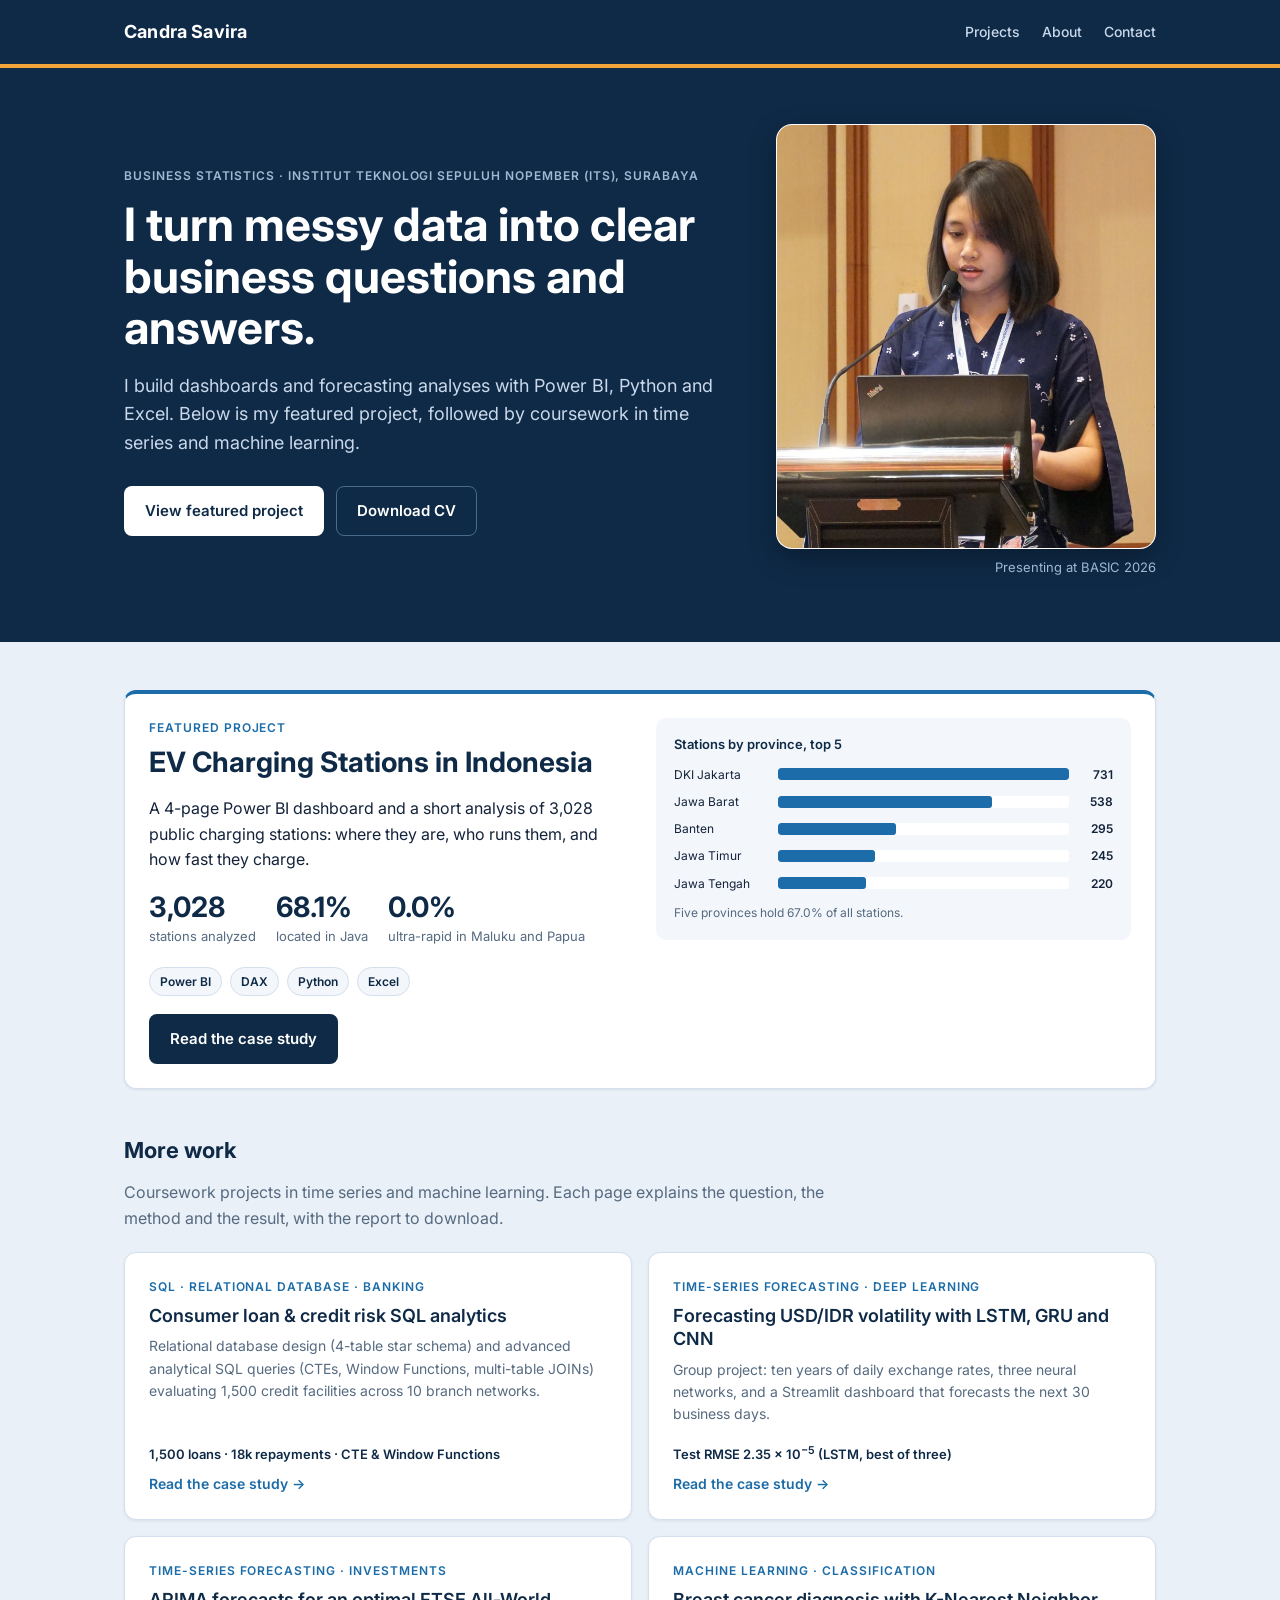
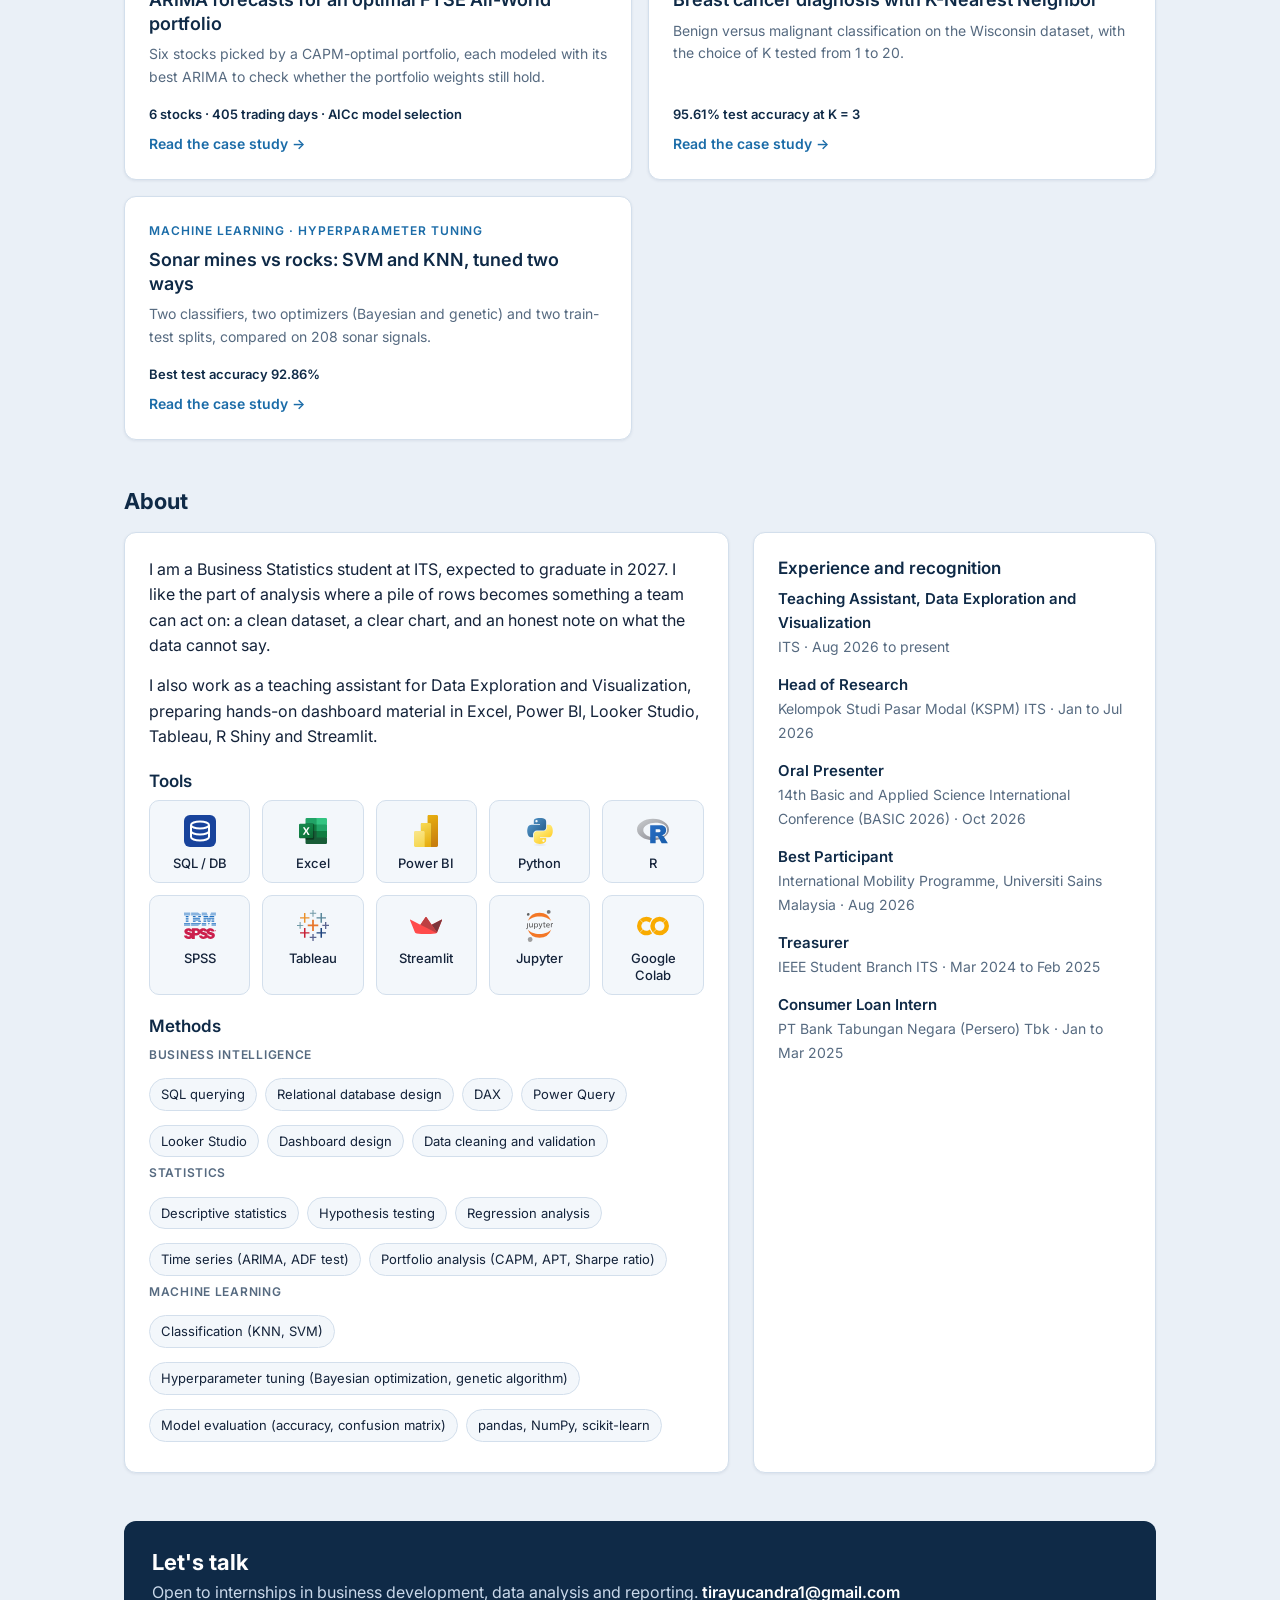
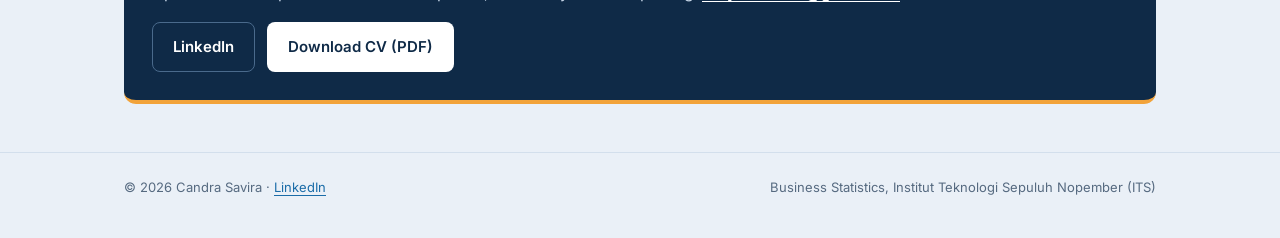
<file: index.html>
<!doctype html>
<html lang="en">
<head>
<meta charset="utf-8">
<meta name="viewport" content="width=device-width, initial-scale=1">
<title>Candra Savira | Data analysis and forecasting portfolio</title>
<meta name="description" content="Portfolio of Candra Savira, Business Statistics student at ITS: Power BI dashboards, time-series forecasting and machine learning projects.">
<meta property="og:title" content="Candra Savira | Data analysis and forecasting portfolio">
<meta property="og:description" content="Portfolio of Candra Savira, Business Statistics student at ITS: Power BI dashboards, time-series forecasting and machine learning projects.">
<meta property="og:type" content="website">
<meta name="theme-color" content="#0F2A47">
<link rel="icon" href="data:image/svg+xml,%3Csvg xmlns='http://www.w3.org/2000/svg' viewBox='0 0 32 32'%3E%3Crect width='32' height='32' rx='7' fill='%230F2A47'/%3E%3Crect x='7' y='17' width='4' height='8' fill='%23F2A33A'/%3E%3Crect x='14' y='11' width='4' height='14' fill='%2314A098'/%3E%3Crect x='21' y='6' width='4' height='19' fill='%231B6CA8'/%3E%3C/svg%3E">
<link rel="preconnect" href="https://fonts.googleapis.com">
<link rel="preconnect" href="https://fonts.gstatic.com" crossorigin>
<link href="https://fonts.googleapis.com/css2?family=Inter:wght@400;500;600;700&amp;display=swap" rel="stylesheet">
<link rel="stylesheet" href="assets/css/style.css">
</head>
<body>
<header class="site-header"><div class="wrap">
<a class="brand" href="index.html">Candra Savira</a>
<nav class="nav" aria-label="Main"><a href="index.html#projects">Projects</a><a href="index.html#about">About</a><a href="index.html#contact">Contact</a></nav>
</div></header>

<div class="hero"><div class="wrap hero-grid">
<div>
<div class="kicker">Business Statistics &middot; Institut Teknologi Sepuluh Nopember (ITS), Surabaya</div>
<h1>I turn messy data into clear business questions and answers.</h1>
<p>I build dashboards and forecasting analyses with Power BI, Python and Excel. Below is my featured project, followed by coursework in time series and machine learning.</p>
<div class="btns">
<a class="btn btn-primary" href="projects/ev-charging/index.html">View featured project</a>
<a class="btn btn-ghost" href="assets/files/Candra_Savira_CV.pdf" download>Download CV</a>
</div>
</div>
<figure class="portrait"><img src="assets/images/candra.jpg" alt="Candra Savira presenting at a conference podium" width="720" height="806"><figcaption>Presenting at BASIC 2026</figcaption></figure>
</div></div>

<section id="projects"><div class="wrap">
<div class="card featured">
<div>
<div class="eyebrow">Featured project</div>
<h2>EV Charging Stations in Indonesia</h2>
<p>A 4-page Power BI dashboard and a short analysis of 3,028 public charging stations: where they are, who runs them, and how fast they charge.</p>
<div class="stats">
<div class="stat"><b>3,028</b><span>stations analyzed</span></div>
<div class="stat"><b>68.1%</b><span>located in Java</span></div>
<div class="stat alt"><b>0.0%</b><span>ultra-rapid in Maluku and Papua</span></div>
</div>
<ul class="tags"><li>Power BI</li><li>DAX</li><li>Python</li><li>Excel</li></ul>
<a class="btn btn-solid" href="projects/ev-charging/index.html">Read the case study</a>
</div>
<div class="preview">
<h3>Stations by province, top 5</h3>
<div class="bar"><span>DKI Jakarta</span><i><b style="width:100.0%"></b></i><span>731</span></div><div class="bar"><span>Jawa Barat</span><i><b style="width:73.6%"></b></i><span>538</span></div><div class="bar"><span>Banten</span><i><b style="width:40.4%"></b></i><span>295</span></div><div class="bar"><span>Jawa Timur</span><i><b style="width:33.5%"></b></i><span>245</span></div><div class="bar"><span>Jawa Tengah</span><i><b style="width:30.1%"></b></i><span>220</span></div>
<small>Five provinces hold 67.0% of all stations.</small>
</div>
</div>
</div></section>

<section><div class="wrap">
<h2>More work</h2>
<p class="lead">Coursework projects in time series and machine learning. Each page explains the question, the method and the result, with the report to download.</p>
<div class="grid"><a class="card pcard" href="projects/consumer-loan-sql/index.html">
<div class="eyebrow">SQL · Relational Database · Banking</div><h3>Consumer loan &amp; credit risk SQL analytics</h3><p>Relational database design (4-table star schema) and advanced analytical SQL queries (CTEs, Window Functions, multi-table JOINs) evaluating 1,500 credit facilities across 10 branch networks.</p><div class="num">1,500 loans &middot; 18k repayments &middot; CTE &amp; Window Functions</div><span class="more">Read the case study &rarr;</span></a><a class="card pcard" href="projects/usd-idr-volatility/index.html">
<div class="eyebrow">Time-series forecasting · Deep learning</div><h3>Forecasting USD/IDR volatility with LSTM, GRU and CNN</h3><p>Group project: ten years of daily exchange rates, three neural networks, and a Streamlit dashboard that forecasts the next 30 business days.</p><div class="num">Test RMSE 2.35 &times; 10<sup>&minus;5</sup> (LSTM, best of three)</div><span class="more">Read the case study &rarr;</span></a><a class="card pcard" href="projects/ftse-arima-portfolio/index.html">
<div class="eyebrow">Time-series forecasting · Investments</div><h3>ARIMA forecasts for an optimal FTSE All-World portfolio</h3><p>Six stocks picked by a CAPM-optimal portfolio, each modeled with its best ARIMA to check whether the portfolio weights still hold.</p><div class="num">6 stocks &middot; 405 trading days &middot; AICc model selection</div><span class="more">Read the case study &rarr;</span></a><a class="card pcard" href="projects/breast-cancer-knn/index.html">
<div class="eyebrow">Machine learning · Classification</div><h3>Breast cancer diagnosis with K-Nearest Neighbor</h3><p>Benign versus malignant classification on the Wisconsin dataset, with the choice of K tested from 1 to 20.</p><div class="num">95.61% test accuracy at K = 3</div><span class="more">Read the case study &rarr;</span></a><a class="card pcard" href="projects/sonar-svm-knn/index.html">
<div class="eyebrow">Machine learning · Hyperparameter tuning</div><h3>Sonar mines vs rocks: SVM and KNN, tuned two ways</h3><p>Two classifiers, two optimizers (Bayesian and genetic) and two train-test splits, compared on 208 sonar signals.</p><div class="num">Best test accuracy 92.86%</div><span class="more">Read the case study &rarr;</span></a></div>
</div></section>

<section id="about"><div class="wrap">
<h2>About</h2>
<div class="two">
<div class="card prose">
<p>I am a Business Statistics student at ITS, expected to graduate in 2027. I like the part of analysis where a pile of rows becomes something a team can act on: a clean dataset, a clear chart, and an honest note on what the data cannot say.</p>
<p>I also work as a teaching assistant for Data Exploration and Visualization, preparing hands-on dashboard material in Excel, Power BI, Looker Studio, Tableau, R Shiny and Streamlit.</p>
<h3 style="margin-top:20px">Tools</h3>
<ul class="tools">
<li><img src="assets/icons/sql.svg" alt="" width="32" height="32"><span>SQL / DB</span></li>
<li><img src="assets/icons/excel.svg" alt="" width="32" height="32"><span>Excel</span></li>
<li><img src="assets/icons/powerbi.svg" alt="" width="32" height="32"><span>Power BI</span></li>
<li><img src="assets/icons/python.svg" alt="" width="32" height="32"><span>Python</span></li>
<li><img src="assets/icons/r.svg" alt="" width="32" height="32"><span>R</span></li>
<li><img src="assets/icons/spss.svg" alt="" width="32" height="32"><span>SPSS</span></li>
<li><img src="assets/icons/tableau.svg" alt="" width="32" height="32"><span>Tableau</span></li>
<li><img src="assets/icons/streamlit.svg" alt="" width="32" height="32"><span>Streamlit</span></li>
<li><img src="assets/icons/jupyter.svg" alt="" width="32" height="32"><span>Jupyter</span></li>
<li><img src="assets/icons/colab.svg" alt="" width="32" height="32"><span>Google Colab</span></li>
</ul>
<h3 style="margin-top:20px">Methods</h3>
<p class="mgroup">Business intelligence</p>
<ul class="chips"><li>SQL querying</li><li>Relational database design</li><li>DAX</li><li>Power Query</li><li>Looker Studio</li><li>Dashboard design</li><li>Data cleaning and validation</li></ul>
<p class="mgroup">Statistics</p>
<ul class="chips"><li>Descriptive statistics</li><li>Hypothesis testing</li><li>Regression analysis</li><li>Time series (ARIMA, ADF test)</li><li>Portfolio analysis (CAPM, APT, Sharpe ratio)</li></ul>
<p class="mgroup">Machine learning</p>
<ul class="chips"><li>Classification (KNN, SVM)</li><li>Hyperparameter tuning (Bayesian optimization, genetic algorithm)</li><li>Model evaluation (accuracy, confusion matrix)</li><li>pandas, NumPy, scikit-learn</li></ul>
</div>
<div class="card">
<h3>Experience and recognition</h3>
<ul class="list">
<li><b>Teaching Assistant, Data Exploration and Visualization</b><span>ITS &middot; Aug 2026 to present</span></li>
<li><b>Head of Research</b><span>Kelompok Studi Pasar Modal (KSPM) ITS &middot; Jan to Jul 2026</span></li>
<li><b>Oral Presenter</b><span>14th Basic and Applied Science International Conference (BASIC 2026) &middot; Oct 2026</span></li>
<li><b>Best Participant</b><span>International Mobility Programme, Universiti Sains Malaysia &middot; Aug 2026</span></li>
<li><b>Treasurer</b><span>IEEE Student Branch ITS &middot; Mar 2024 to Feb 2025</span></li>
<li><b>Consumer Loan Intern</b><span>PT Bank Tabungan Negara (Persero) Tbk &middot; Jan to Mar 2025</span></li>
</ul>
</div>
</div>
</div></section>

<div class="wrap" id="contact"><div class="contact">
<div><h2>Let's talk</h2><p>Open to internships in business development, data analysis and reporting. <a class="mail" href="mailto:tirayucandra1@gmail.com">tirayucandra1@gmail.com</a></p></div>
<div class="btns" style="margin-top:0"><a class="btn btn-ghost" href="https://www.linkedin.com/in/candra-savira-8b4373289/" target="_blank" rel="noopener">LinkedIn</a><a class="btn btn-primary" href="assets/files/Candra_Savira_CV.pdf" download>Download CV (PDF)</a></div>
</div></div>

<footer><div class="wrap"><span>&copy; 2026 Candra Savira &middot; <a href="https://www.linkedin.com/in/candra-savira-8b4373289/" target="_blank" rel="noopener">LinkedIn</a></span><span>Business Statistics, Institut Teknologi Sepuluh Nopember (ITS)</span></div></footer>
<script src="assets/site.js"></script>
</body>
</html>
</file>
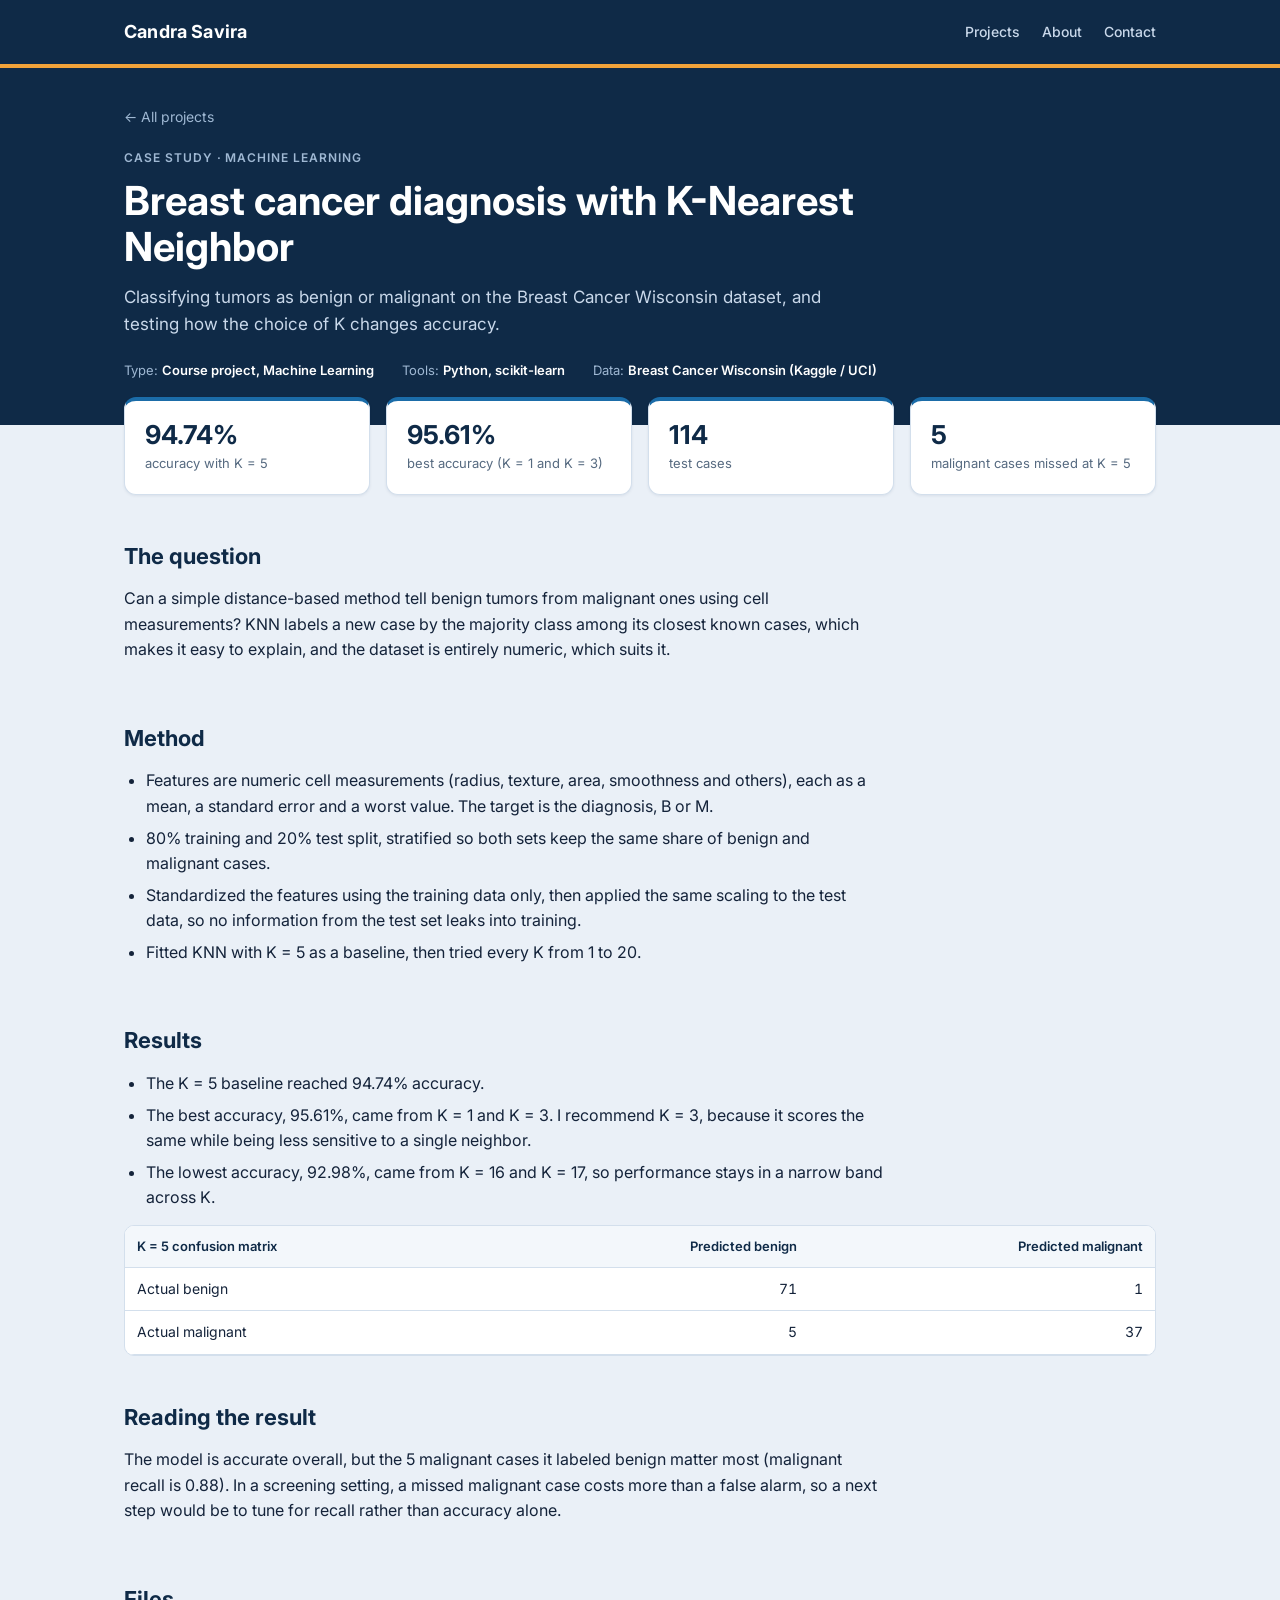
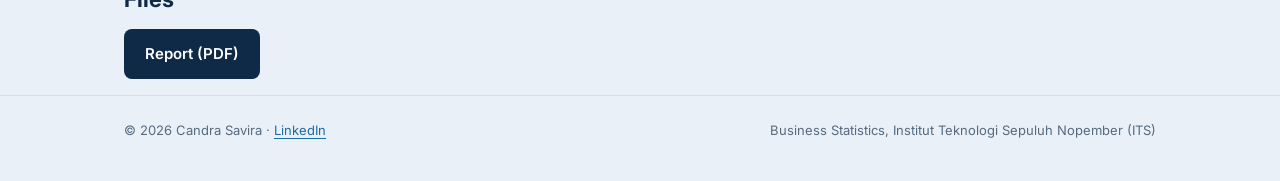
<file: projects/breast-cancer-knn/index.html>
<!doctype html>
<html lang="en">
<head>
<meta charset="utf-8">
<meta name="viewport" content="width=device-width, initial-scale=1">
<title>Breast cancer classification with KNN | Candra Savira</title>
<meta name="description" content="K-Nearest Neighbor classification of the Breast Cancer Wisconsin dataset, with a test of K from 1 to 20 and a confusion-matrix review.">
<meta property="og:title" content="Breast cancer classification with KNN | Candra Savira">
<meta property="og:description" content="K-Nearest Neighbor classification of the Breast Cancer Wisconsin dataset, with a test of K from 1 to 20 and a confusion-matrix review.">
<meta property="og:type" content="website">
<meta name="theme-color" content="#0F2A47">
<link rel="icon" href="data:image/svg+xml,%3Csvg xmlns='http://www.w3.org/2000/svg' viewBox='0 0 32 32'%3E%3Crect width='32' height='32' rx='7' fill='%230F2A47'/%3E%3Crect x='7' y='17' width='4' height='8' fill='%23F2A33A'/%3E%3Crect x='14' y='11' width='4' height='14' fill='%2314A098'/%3E%3Crect x='21' y='6' width='4' height='19' fill='%231B6CA8'/%3E%3C/svg%3E">
<link rel="preconnect" href="https://fonts.googleapis.com">
<link rel="preconnect" href="https://fonts.gstatic.com" crossorigin>
<link href="https://fonts.googleapis.com/css2?family=Inter:wght@400;500;600;700&amp;display=swap" rel="stylesheet">
<link rel="stylesheet" href="../../assets/css/style.css">
</head>
<body>
<header class="site-header"><div class="wrap">
<a class="brand" href="../../index.html">Candra Savira</a>
<nav class="nav" aria-label="Main"><a href="../../index.html#projects">Projects</a><a href="../../index.html#about">About</a><a href="../../index.html#contact">Contact</a></nav>
</div></header>
<div class="phead"><div class="wrap">
<a class="back" href="../../index.html#projects">&larr; All projects</a>
<div class="kicker">Case study &middot; Machine learning</div>
<h1>Breast cancer diagnosis with K-Nearest Neighbor</h1>
<p>Classifying tumors as benign or malignant on the Breast Cancer Wisconsin dataset, and testing how the choice of K changes accuracy.</p>
<div class="meta"><span>Type: <b>Course project, Machine Learning</b></span><span>Tools: <b>Python, scikit-learn</b></span><span>Data: <b>Breast Cancer Wisconsin (Kaggle / UCI)</b></span></div>
</div></div><div class="wrap"><div class="statrow"><div class="card"><b>94.74%</b><span>accuracy with K = 5</span></div><div class="card"><b>95.61%</b><span>best accuracy (K = 1 and K = 3)</span></div><div class="card"><b>114</b><span>test cases</span></div><div class="card"><b>5</b><span>malignant cases missed at K = 5</span></div></div></div><div class="pbody"><section><div class="wrap"><h2>The question</h2><div class="prose"><p>Can a simple distance-based method tell benign tumors from malignant ones using cell measurements? KNN labels a new case by the majority class among its closest known cases, which makes it easy to explain, and the dataset is entirely numeric, which suits it.</p></div></div></section><section><div class="wrap"><h2>Method</h2><div class="prose"><ul><li>Features are numeric cell measurements (radius, texture, area, smoothness and others), each as a mean, a standard error and a worst value. The target is the diagnosis, B or M.</li><li>80% training and 20% test split, stratified so both sets keep the same share of benign and malignant cases.</li><li>Standardized the features using the training data only, then applied the same scaling to the test data, so no information from the test set leaks into training.</li><li>Fitted KNN with K = 5 as a baseline, then tried every K from 1 to 20.</li></ul></div></div></section><section><div class="wrap"><h2>Results</h2><div class="prose"><ul><li>The K = 5 baseline reached 94.74% accuracy.</li><li>The best accuracy, 95.61%, came from K = 1 and K = 3. I recommend K = 3, because it scores the same while being less sensitive to a single neighbor.</li><li>The lowest accuracy, 92.98%, came from K = 16 and K = 17, so performance stays in a narrow band across K.</li></ul></div><div class="tablewrap"><table><thead><tr><th class="">K = 5 confusion matrix</th><th class="n">Predicted benign</th><th class="n">Predicted malignant</th></tr></thead><tbody><tr><td class="">Actual benign</td><td class="n">71</td><td class="n">1</td></tr><tr><td class="">Actual malignant</td><td class="n">5</td><td class="n">37</td></tr></tbody></table></div></div></section><section><div class="wrap"><h2>Reading the result</h2><div class="prose"><p>The model is accurate overall, but the 5 malignant cases it labeled benign matter most (malignant recall is 0.88). In a screening setting, a missed malignant case costs more than a false alarm, so a next step would be to tune for recall rather than accuracy alone.</p></div></div></section><section><div class="wrap"><h2>Files</h2><div class="files"><a class="btn btn-solid" href="../../assets/files/Breast_cancer_KNN_report.pdf" download>Report (PDF)</a></div></div></section></div>
<footer><div class="wrap"><span>&copy; 2026 Candra Savira &middot; <a href="https://www.linkedin.com/in/candra-savira-8b4373289/" target="_blank" rel="noopener">LinkedIn</a></span><span>Business Statistics, Institut Teknologi Sepuluh Nopember (ITS)</span></div></footer>
<script src="../../assets/site.js"></script>
</body>
</html>
</file>
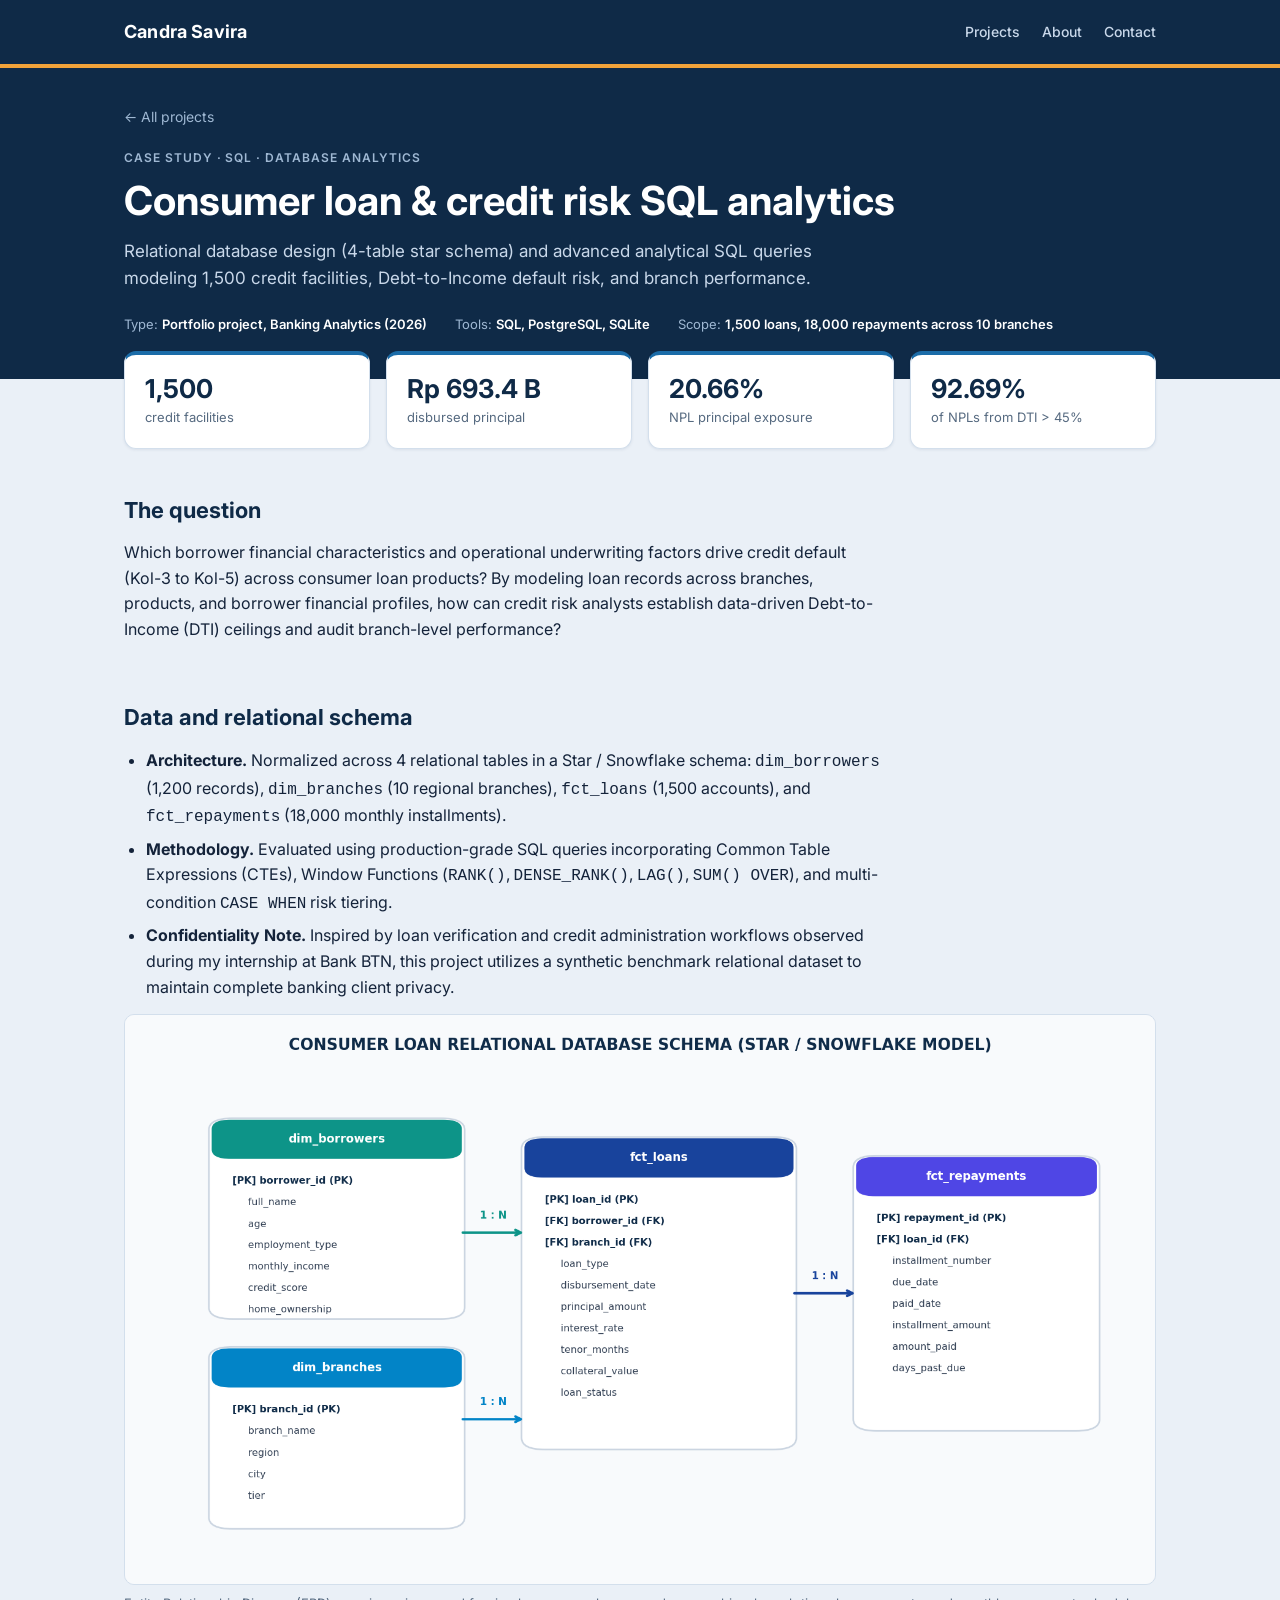
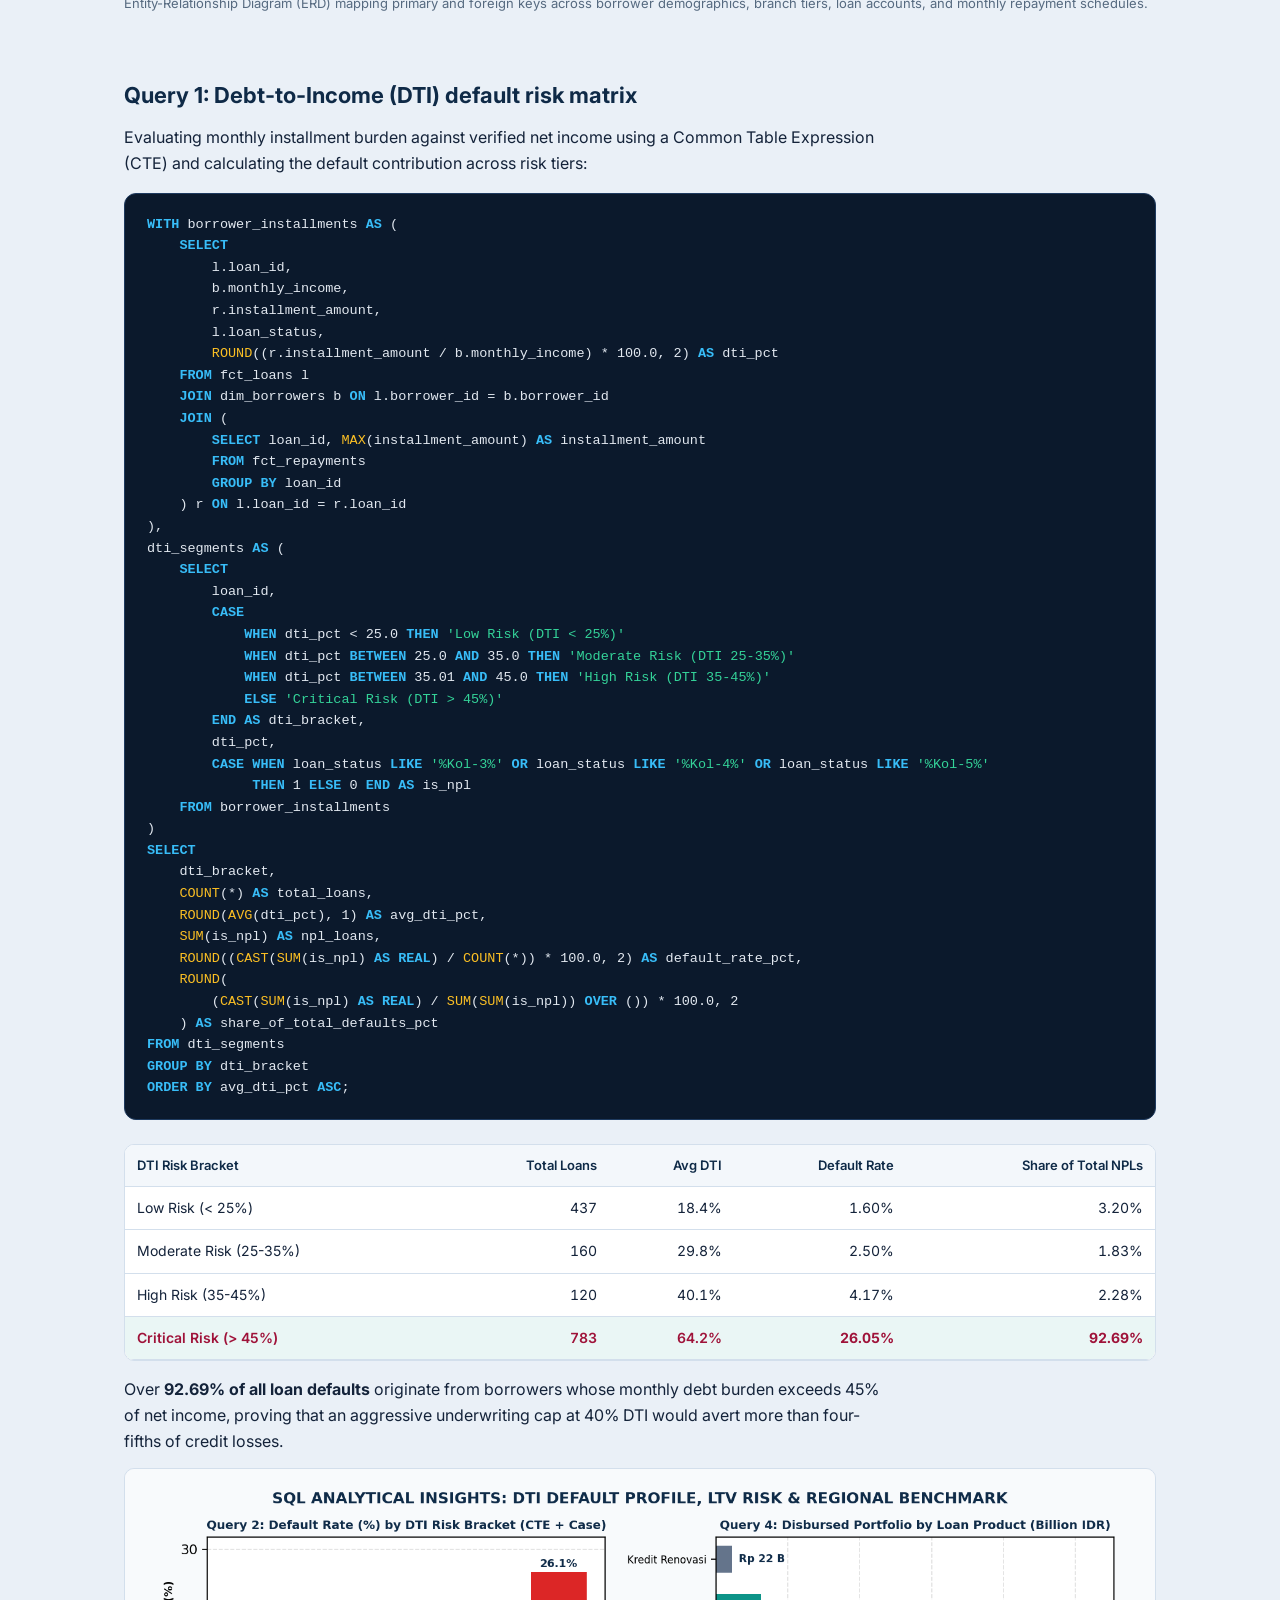
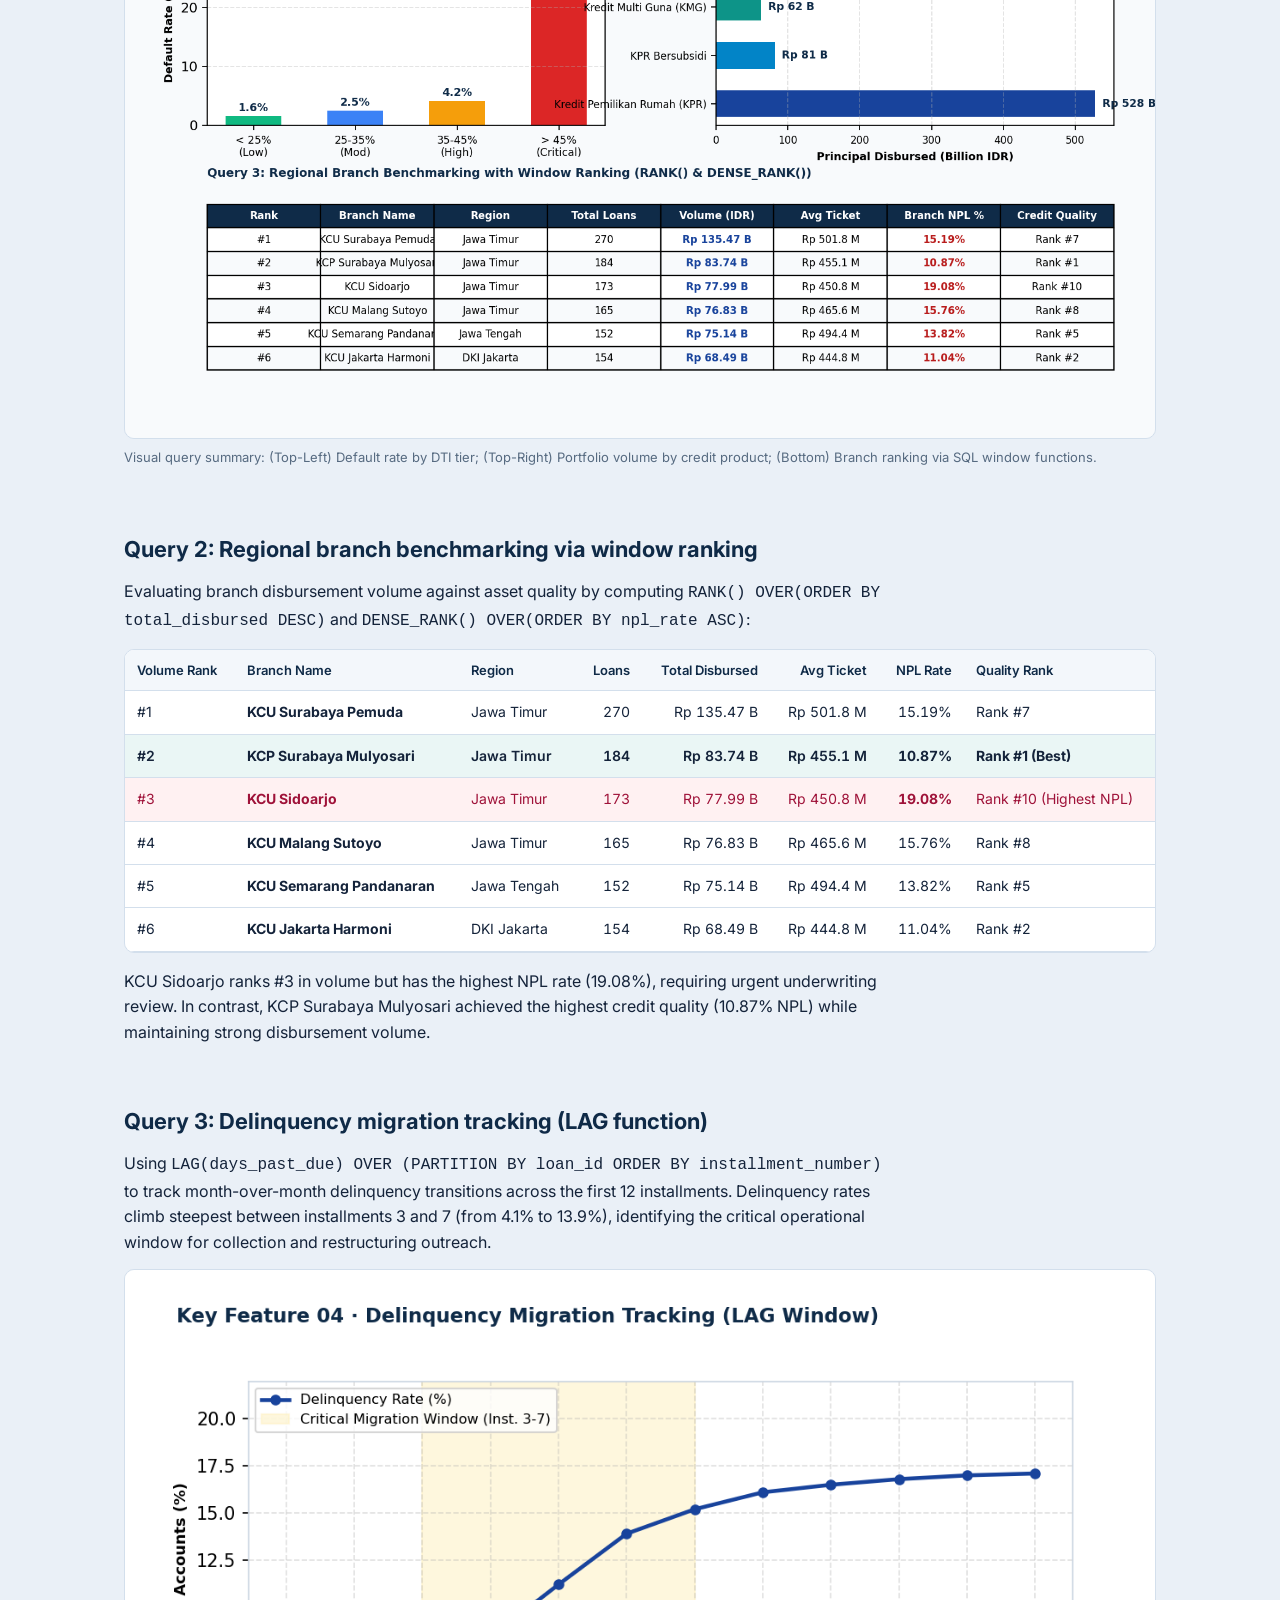
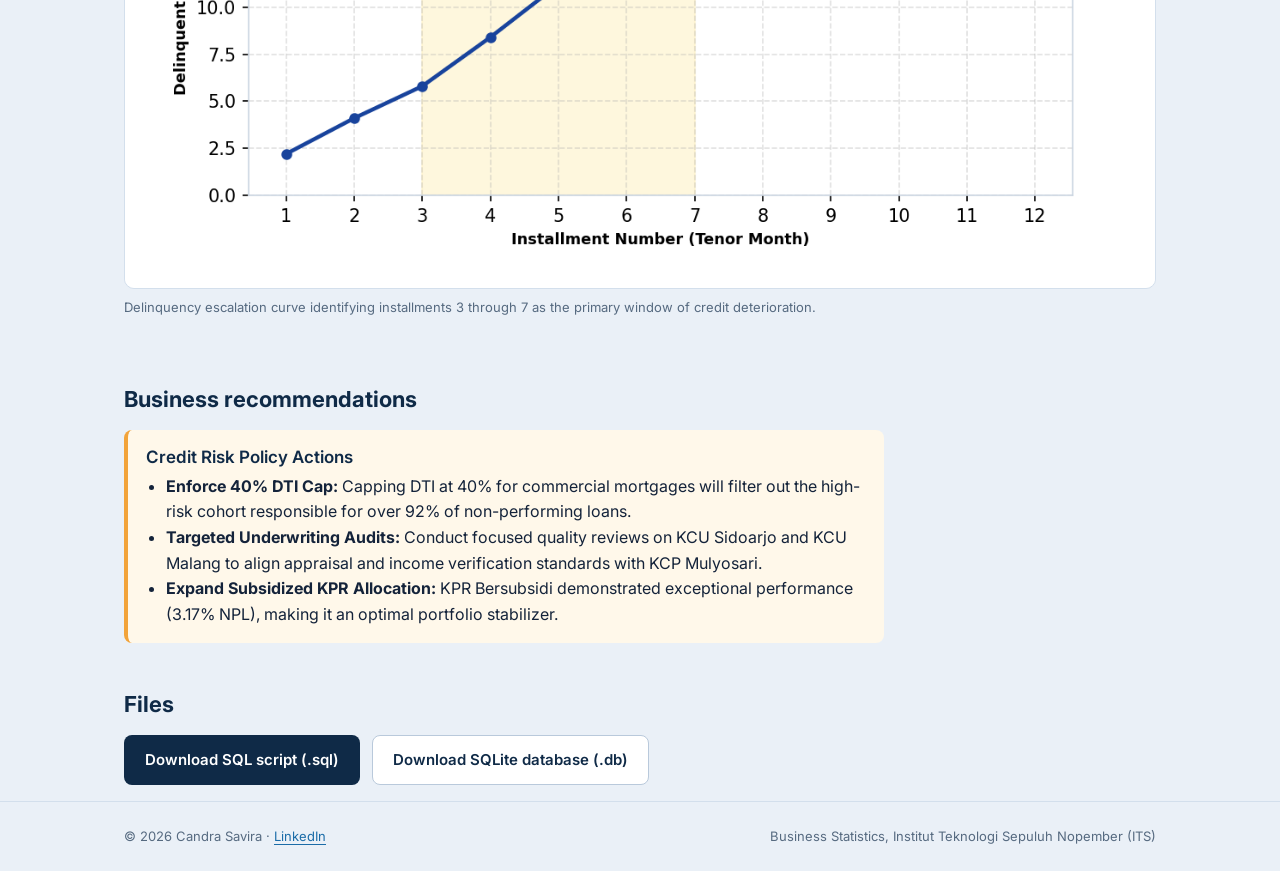
<file: projects/consumer-loan-sql/index.html>
<!doctype html>
<html lang="en">
<head>
<meta charset="utf-8">
<meta name="viewport" content="width=device-width, initial-scale=1">
<title>Consumer loan &amp; credit risk SQL analytics | Candra Savira</title>
<meta name="description" content="Portfolio project: Relational database design and analytical SQL queries evaluating 1,500 credit facilities, DTI default risk profiles, and branch performance.">
<meta property="og:title" content="Consumer loan &amp; credit risk SQL analytics | Candra Savira">
<meta property="og:description" content="Portfolio project: Relational database design and analytical SQL queries evaluating 1,500 credit facilities, DTI default risk profiles, and branch performance.">
<meta property="og:type" content="website">
<meta name="theme-color" content="#0F2A47">
<link rel="icon" href="data:image/svg+xml,%3Csvg xmlns='http://www.w3.org/2000/svg' viewBox='0 0 32 32'%3E%3Crect width='32' height='32' rx='7' fill='%230F2A47'/%3E%3Crect x='7' y='17' width='4' height='8' fill='%23F2A33A'/%3E%3Crect x='14' y='11' width='4' height='14' fill='%2314A098'/%3E%3Crect x='21' y='6' width='4' height='19' fill='%231B6CA8'/%3E%3C/svg%3E">
<link rel="preconnect" href="https://fonts.googleapis.com">
<link rel="preconnect" href="https://fonts.gstatic.com" crossorigin>
<link href="https://fonts.googleapis.com/css2?family=Inter:wght@400;500;600;700&amp;display=swap" rel="stylesheet">
<link rel="stylesheet" href="../../assets/css/style.css">
<style>
.code-block {
  background: #0B192C;
  color: #E2E8F0;
  border-radius: var(--radius);
  padding: 20px 22px;
  overflow-x: auto;
  font-family: 'Fira Code', 'Consolas', 'Courier New', monospace;
  font-size: 13.5px;
  line-height: 1.6;
  border: 1px solid #1E3A5F;
  margin: 16px 0 24px;
}
.code-block pre { margin: 0; }
.kw { color: #38BDF8; font-weight: 600; }
.fn { color: #FBBF24; }
.str { color: #34D399; }
.cm { color: #64748B; font-style: italic; }
</style>
</head>
<body>
<header class="site-header"><div class="wrap">
<a class="brand" href="../../index.html">Candra Savira</a>
<nav class="nav" aria-label="Main"><a href="../../index.html#projects">Projects</a><a href="../../index.html#about">About</a><a href="../../index.html#contact">Contact</a></nav>
</div></header>

<div class="phead"><div class="wrap">
<a class="back" href="../../index.html#projects">&larr; All projects</a>
<div class="kicker">Case study &middot; SQL &middot; Database Analytics</div>
<h1>Consumer loan &amp; credit risk SQL analytics</h1>
<p>Relational database design (4-table star schema) and advanced analytical SQL queries modeling 1,500 credit facilities, Debt-to-Income default risk, and branch performance.</p>
<div class="meta"><span>Type: <b>Portfolio project, Banking Analytics (2026)</b></span><span>Tools: <b>SQL, PostgreSQL, SQLite</b></span><span>Scope: <b>1,500 loans, 18,000 repayments across 10 branches</b></span></div>
</div></div>

<div class="wrap"><div class="statrow"><div class="card"><b>1,500</b><span>credit facilities</span></div><div class="card"><b>Rp 693.4 B</b><span>disbursed principal</span></div><div class="card"><b>20.66%</b><span>NPL principal exposure</span></div><div class="card"><b>92.69%</b><span>of NPLs from DTI &gt; 45%</span></div></div></div>

<div class="pbody">

<section><div class="wrap"><h2>The question</h2><div class="prose"><p>Which borrower financial characteristics and operational underwriting factors drive credit default (Kol-3 to Kol-5) across consumer loan products? By modeling loan records across branches, products, and borrower financial profiles, how can credit risk analysts establish data-driven Debt-to-Income (DTI) ceilings and audit branch-level performance?</p></div></div></section>

<section><div class="wrap"><h2>Data and relational schema</h2><div class="prose"><ul><li><b>Architecture.</b> Normalized across 4 relational tables in a Star / Snowflake schema: <code>dim_borrowers</code> (1,200 records), <code>dim_branches</code> (10 regional branches), <code>fct_loans</code> (1,500 accounts), and <code>fct_repayments</code> (18,000 monthly installments).</li><li><b>Methodology.</b> Evaluated using production-grade SQL queries incorporating Common Table Expressions (CTEs), Window Functions (<code>RANK()</code>, <code>DENSE_RANK()</code>, <code>LAG()</code>, <code>SUM() OVER</code>), and multi-condition <code>CASE WHEN</code> risk tiering.</li><li><b>Confidentiality Note.</b> Inspired by loan verification and credit administration workflows observed during my internship at Bank BTN, this project utilizes a synthetic benchmark relational dataset to maintain complete banking client privacy.</li></ul></div>
<figure><img src="../../assets/images/sql-loan-erd.png" alt="Entity Relationship Diagram of the 4-table consumer loan database" loading="lazy"><figcaption>Entity-Relationship Diagram (ERD) mapping primary and foreign keys across borrower demographics, branch tiers, loan accounts, and monthly repayment schedules.</figcaption></figure>
</div></section>

<section><div class="wrap"><h2>Query 1: Debt-to-Income (DTI) default risk matrix</h2><div class="prose"><p>Evaluating monthly installment burden against verified net income using a Common Table Expression (CTE) and calculating the default contribution across risk tiers:</p></div>
<div class="code-block"><pre><span class="kw">WITH</span> borrower_installments <span class="kw">AS</span> (
    <span class="kw">SELECT</span> 
        l.loan_id,
        b.monthly_income,
        r.installment_amount,
        l.loan_status,
        <span class="fn">ROUND</span>((r.installment_amount / b.monthly_income) * 100.0, 2) <span class="kw">AS</span> dti_pct
    <span class="kw">FROM</span> fct_loans l
    <span class="kw">JOIN</span> dim_borrowers b <span class="kw">ON</span> l.borrower_id = b.borrower_id
    <span class="kw">JOIN</span> (
        <span class="kw">SELECT</span> loan_id, <span class="fn">MAX</span>(installment_amount) <span class="kw">AS</span> installment_amount 
        <span class="kw">FROM</span> fct_repayments 
        <span class="kw">GROUP BY</span> loan_id
    ) r <span class="kw">ON</span> l.loan_id = r.loan_id
),
dti_segments <span class="kw">AS</span> (
    <span class="kw">SELECT</span> 
        loan_id,
        <span class="kw">CASE</span> 
            <span class="kw">WHEN</span> dti_pct &lt; 25.0 <span class="kw">THEN</span> <span class="str">'Low Risk (DTI &lt; 25%)'</span>
            <span class="kw">WHEN</span> dti_pct <span class="kw">BETWEEN</span> 25.0 <span class="kw">AND</span> 35.0 <span class="kw">THEN</span> <span class="str">'Moderate Risk (DTI 25-35%)'</span>
            <span class="kw">WHEN</span> dti_pct <span class="kw">BETWEEN</span> 35.01 <span class="kw">AND</span> 45.0 <span class="kw">THEN</span> <span class="str">'High Risk (DTI 35-45%)'</span>
            <span class="kw">ELSE</span> <span class="str">'Critical Risk (DTI &gt; 45%)'</span>
        <span class="kw">END AS</span> dti_bracket,
        dti_pct,
        <span class="kw">CASE WHEN</span> loan_status <span class="kw">LIKE</span> <span class="str">'%Kol-3%'</span> <span class="kw">OR</span> loan_status <span class="kw">LIKE</span> <span class="str">'%Kol-4%'</span> <span class="kw">OR</span> loan_status <span class="kw">LIKE</span> <span class="str">'%Kol-5%'</span> 
             <span class="kw">THEN</span> 1 <span class="kw">ELSE</span> 0 <span class="kw">END AS</span> is_npl
    <span class="kw">FROM</span> borrower_installments
)
<span class="kw">SELECT</span> 
    dti_bracket,
    <span class="fn">COUNT</span>(*) <span class="kw">AS</span> total_loans,
    <span class="fn">ROUND</span>(<span class="fn">AVG</span>(dti_pct), 1) <span class="kw">AS</span> avg_dti_pct,
    <span class="fn">SUM</span>(is_npl) <span class="kw">AS</span> npl_loans,
    <span class="fn">ROUND</span>((<span class="fn">CAST</span>(<span class="fn">SUM</span>(is_npl) <span class="kw">AS REAL</span>) / <span class="fn">COUNT</span>(*)) * 100.0, 2) <span class="kw">AS</span> default_rate_pct,
    <span class="fn">ROUND</span>(
        (<span class="fn">CAST</span>(<span class="fn">SUM</span>(is_npl) <span class="kw">AS REAL</span>) / <span class="fn">SUM</span>(<span class="fn">SUM</span>(is_npl)) <span class="kw">OVER</span> ()) * 100.0, 2
    ) <span class="kw">AS</span> share_of_total_defaults_pct
<span class="kw">FROM</span> dti_segments
<span class="kw">GROUP BY</span> dti_bracket
<span class="kw">ORDER BY</span> avg_dti_pct <span class="kw">ASC</span>;</pre></div>

<div class="tablewrap"><table><thead><tr><th>DTI Risk Bracket</th><th class="n">Total Loans</th><th class="n">Avg DTI</th><th class="n">Default Rate</th><th class="n">Share of Total NPLs</th></tr></thead><tbody><tr><td>Low Risk (&lt; 25%)</td><td class="n">437</td><td class="n">18.4%</td><td class="n">1.60%</td><td class="n">3.20%</td></tr><tr><td>Moderate Risk (25-35%)</td><td class="n">160</td><td class="n">29.8%</td><td class="n">2.50%</td><td class="n">1.83%</td></tr><tr><td>High Risk (35-45%)</td><td class="n">120</td><td class="n">40.1%</td><td class="n">4.17%</td><td class="n">2.28%</td></tr><tr class="best" style="background:#FFF1F2; color:#9F1239;"><td>Critical Risk (&gt; 45%)</td><td class="n">783</td><td class="n">64.2%</td><td class="n"><b>26.05%</b></td><td class="n"><b>92.69%</b></td></tr></tbody></table></div>
<div class="prose" style="margin-top:16px"><p>Over <b>92.69% of all loan defaults</b> originate from borrowers whose monthly debt burden exceeds 45% of net income, proving that an aggressive underwriting cap at 40% DTI would avert more than four-fifths of credit losses.</p></div>
<figure><img src="../../assets/images/sql-analytics-results.png" alt="Analytical chart of DTI default rate, loan product disbursement volume, and branch ranking table" loading="lazy"><figcaption>Visual query summary: (Top-Left) Default rate by DTI tier; (Top-Right) Portfolio volume by credit product; (Bottom) Branch ranking via SQL window functions.</figcaption></figure>
</div></section>

<section><div class="wrap"><h2>Query 2: Regional branch benchmarking via window ranking</h2><div class="prose"><p>Evaluating branch disbursement volume against asset quality by computing <code>RANK() OVER(ORDER BY total_disbursed DESC)</code> and <code>DENSE_RANK() OVER(ORDER BY npl_rate ASC)</code>:</p></div>
<div class="tablewrap"><table><thead><tr><th>Volume Rank</th><th>Branch Name</th><th>Region</th><th class="n">Loans</th><th class="n">Total Disbursed</th><th class="n">Avg Ticket</th><th class="n">NPL Rate</th><th>Quality Rank</th></tr></thead><tbody><tr><td>#1</td><td><b>KCU Surabaya Pemuda</b></td><td>Jawa Timur</td><td class="n">270</td><td class="n">Rp 135.47 B</td><td class="n">Rp 501.8 M</td><td class="n">15.19%</td><td>Rank #7</td></tr><tr class="best"><td>#2</td><td><b>KCP Surabaya Mulyosari</b></td><td>Jawa Timur</td><td class="n">184</td><td class="n">Rp 83.74 B</td><td class="n">Rp 455.1 M</td><td class="n"><b>10.87%</b></td><td><b>Rank #1 (Best)</b></td></tr><tr style="background:#FFF1F2; color:#9F1239;"><td>#3</td><td><b>KCU Sidoarjo</b></td><td>Jawa Timur</td><td class="n">173</td><td class="n">Rp 77.99 B</td><td class="n">Rp 450.8 M</td><td class="n"><b>19.08%</b></td><td>Rank #10 (Highest NPL)</td></tr><tr><td>#4</td><td><b>KCU Malang Sutoyo</b></td><td>Jawa Timur</td><td class="n">165</td><td class="n">Rp 76.83 B</td><td class="n">Rp 465.6 M</td><td class="n">15.76%</td><td>Rank #8</td></tr><tr><td>#5</td><td><b>KCU Semarang Pandanaran</b></td><td>Jawa Tengah</td><td class="n">152</td><td class="n">Rp 75.14 B</td><td class="n">Rp 494.4 M</td><td class="n">13.82%</td><td>Rank #5</td></tr><tr><td>#6</td><td><b>KCU Jakarta Harmoni</b></td><td>DKI Jakarta</td><td class="n">154</td><td class="n">Rp 68.49 B</td><td class="n">Rp 444.8 M</td><td class="n">11.04%</td><td>Rank #2</td></tr></tbody></table></div>
<div class="prose" style="margin-top:16px"><p>KCU Sidoarjo ranks #3 in volume but has the highest NPL rate (19.08%), requiring urgent underwriting review. In contrast, KCP Surabaya Mulyosari achieved the highest credit quality (10.87% NPL) while maintaining strong disbursement volume.</p></div>
</div></section>

<section><div class="wrap"><h2>Query 3: Delinquency migration tracking (LAG function)</h2><div class="prose"><p>Using <code>LAG(days_past_due) OVER (PARTITION BY loan_id ORDER BY installment_number)</code> to track month-over-month delinquency transitions across the first 12 installments. Delinquency rates climb steepest between installments 3 and 7 (from 4.1% to 13.9%), identifying the critical operational window for collection and restructuring outreach.</p></div>
<figure><img src="../../assets/images/sql-migration.png" alt="Delinquency migration rate curve across 12 installment months" loading="lazy"><figcaption>Delinquency escalation curve identifying installments 3 through 7 as the primary window of credit deterioration.</figcaption></figure>
</div></section>

<section><div class="wrap"><h2>Business recommendations</h2><div class="callout"><h3>Credit Risk Policy Actions</h3><ul><li><b>Enforce 40% DTI Cap:</b> Capping DTI at 40% for commercial mortgages will filter out the high-risk cohort responsible for over 92% of non-performing loans.</li><li><b>Targeted Underwriting Audits:</b> Conduct focused quality reviews on KCU Sidoarjo and KCU Malang to align appraisal and income verification standards with KCP Mulyosari.</li><li><b>Expand Subsidized KPR Allocation:</b> KPR Bersubsidi demonstrated exceptional performance (3.17% NPL), making it an optimal portfolio stabilizer.</li></ul></div></div></section>

<section><div class="wrap"><h2>Files</h2><div class="files"><a class="btn btn-solid" href="../../assets/files/consumer_loan_analytics.sql" download>Download SQL script (.sql)</a><a class="btn btn-line" href="../../assets/files/consumer_loan.db" download>Download SQLite database (.db)</a></div></div></section>

</div>

<footer><div class="wrap"><span>&copy; 2026 Candra Savira &middot; <a href="https://www.linkedin.com/in/candra-savira-8b4373289/" target="_blank" rel="noopener">LinkedIn</a></span><span>Business Statistics, Institut Teknologi Sepuluh Nopember (ITS)</span></div></footer>
<script src="../../assets/site.js"></script>
</body>
</html>
</file>
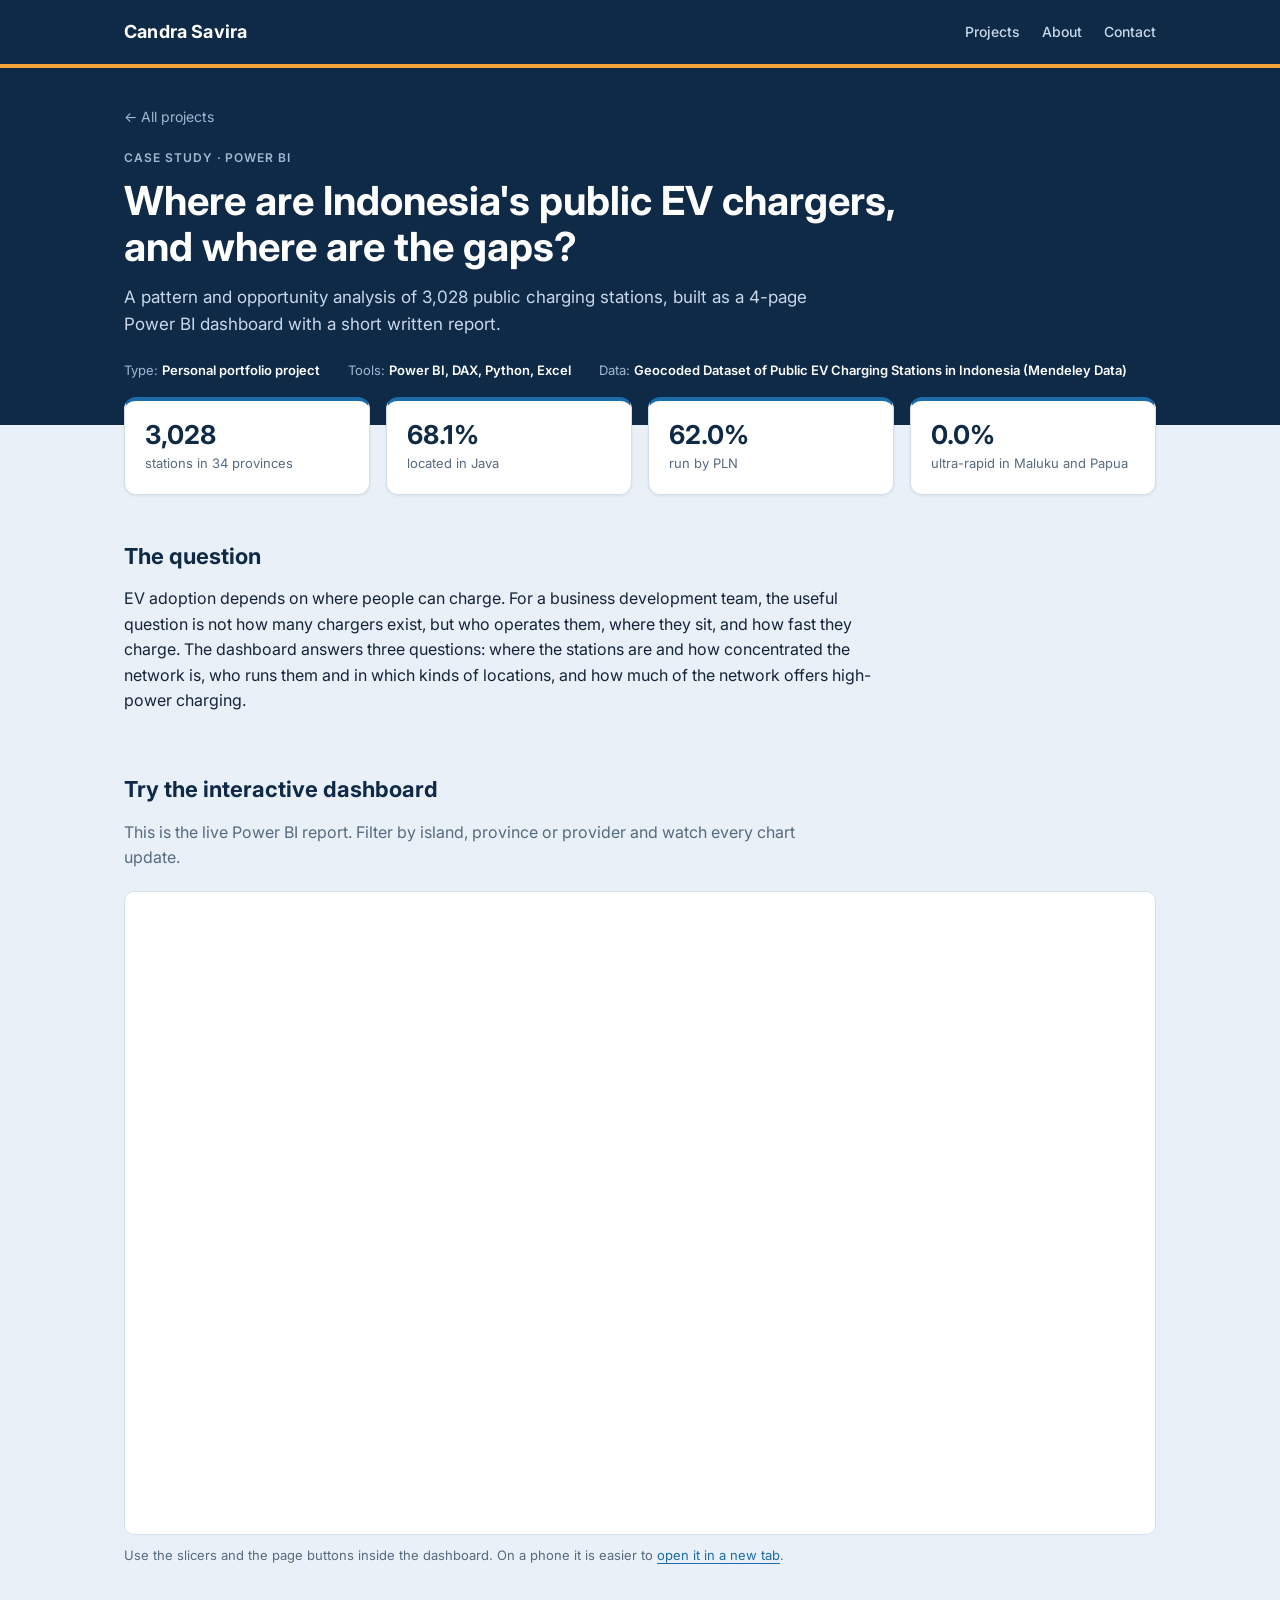
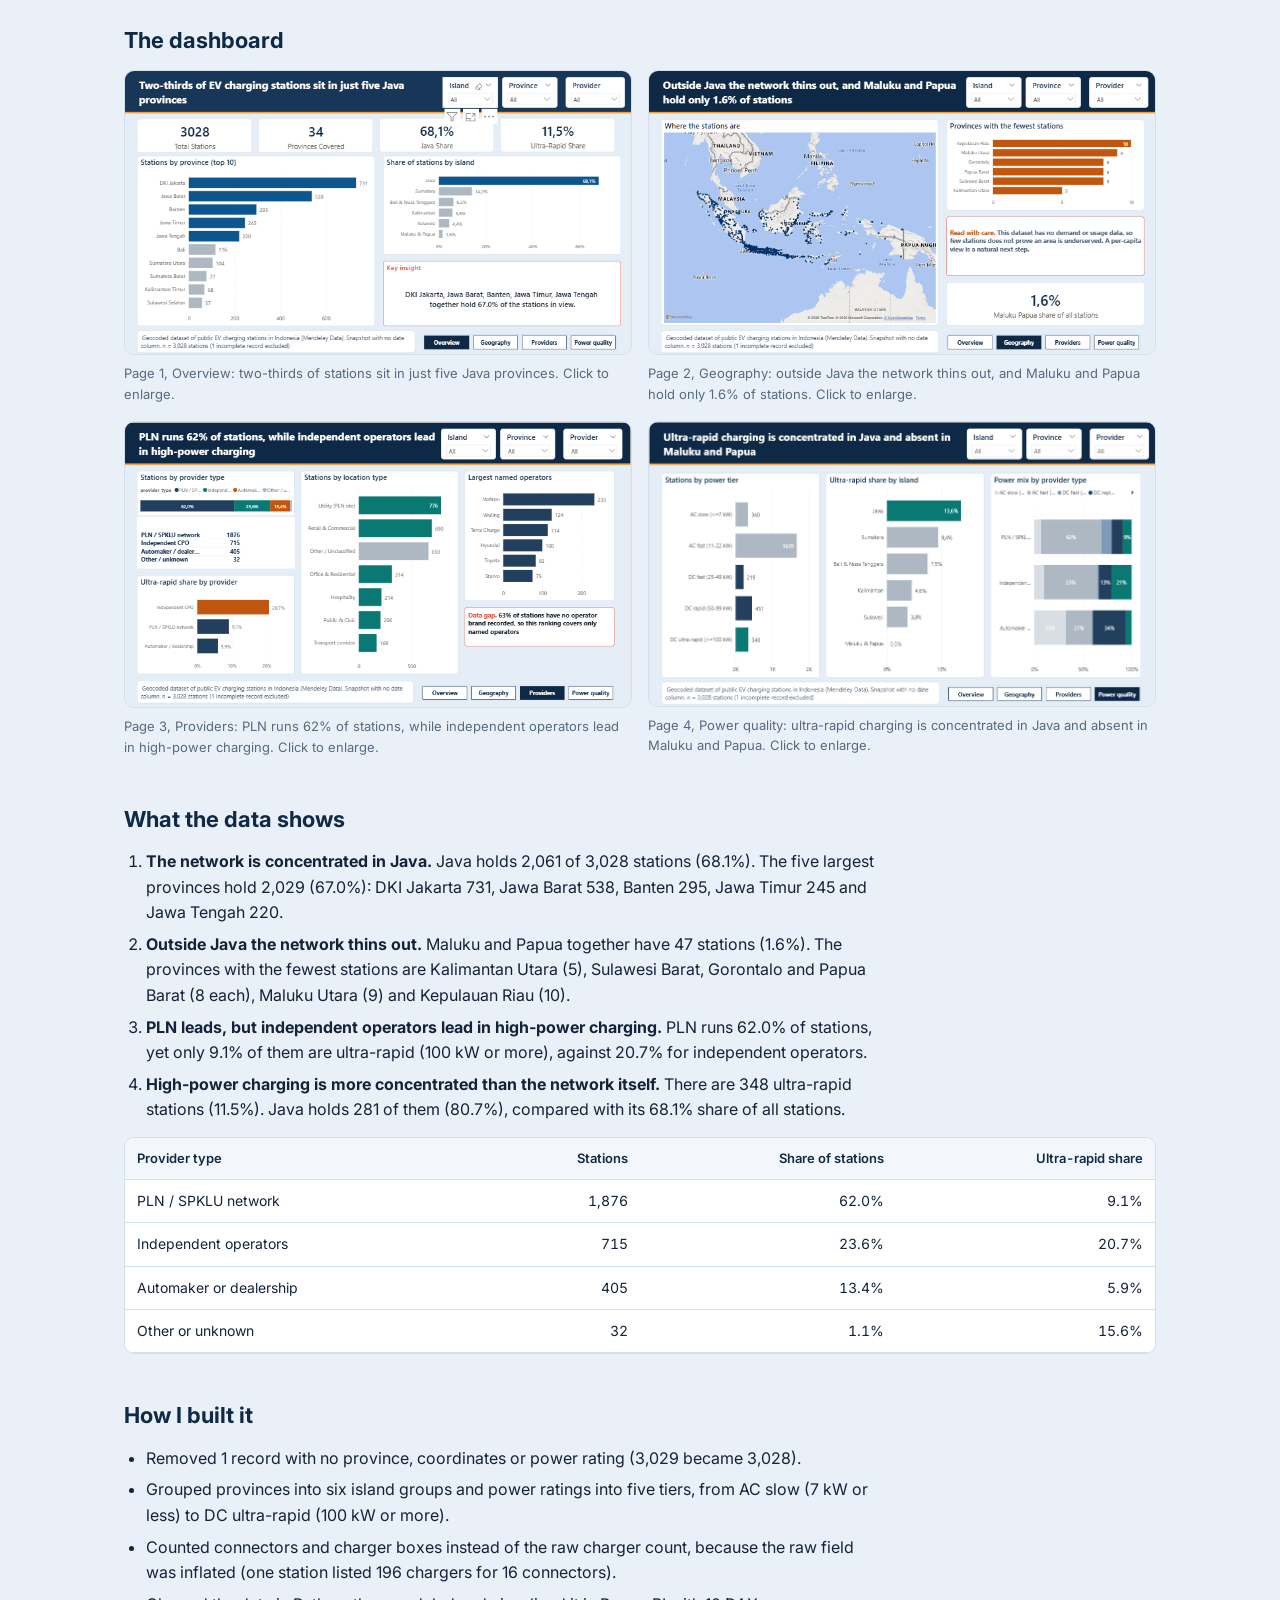
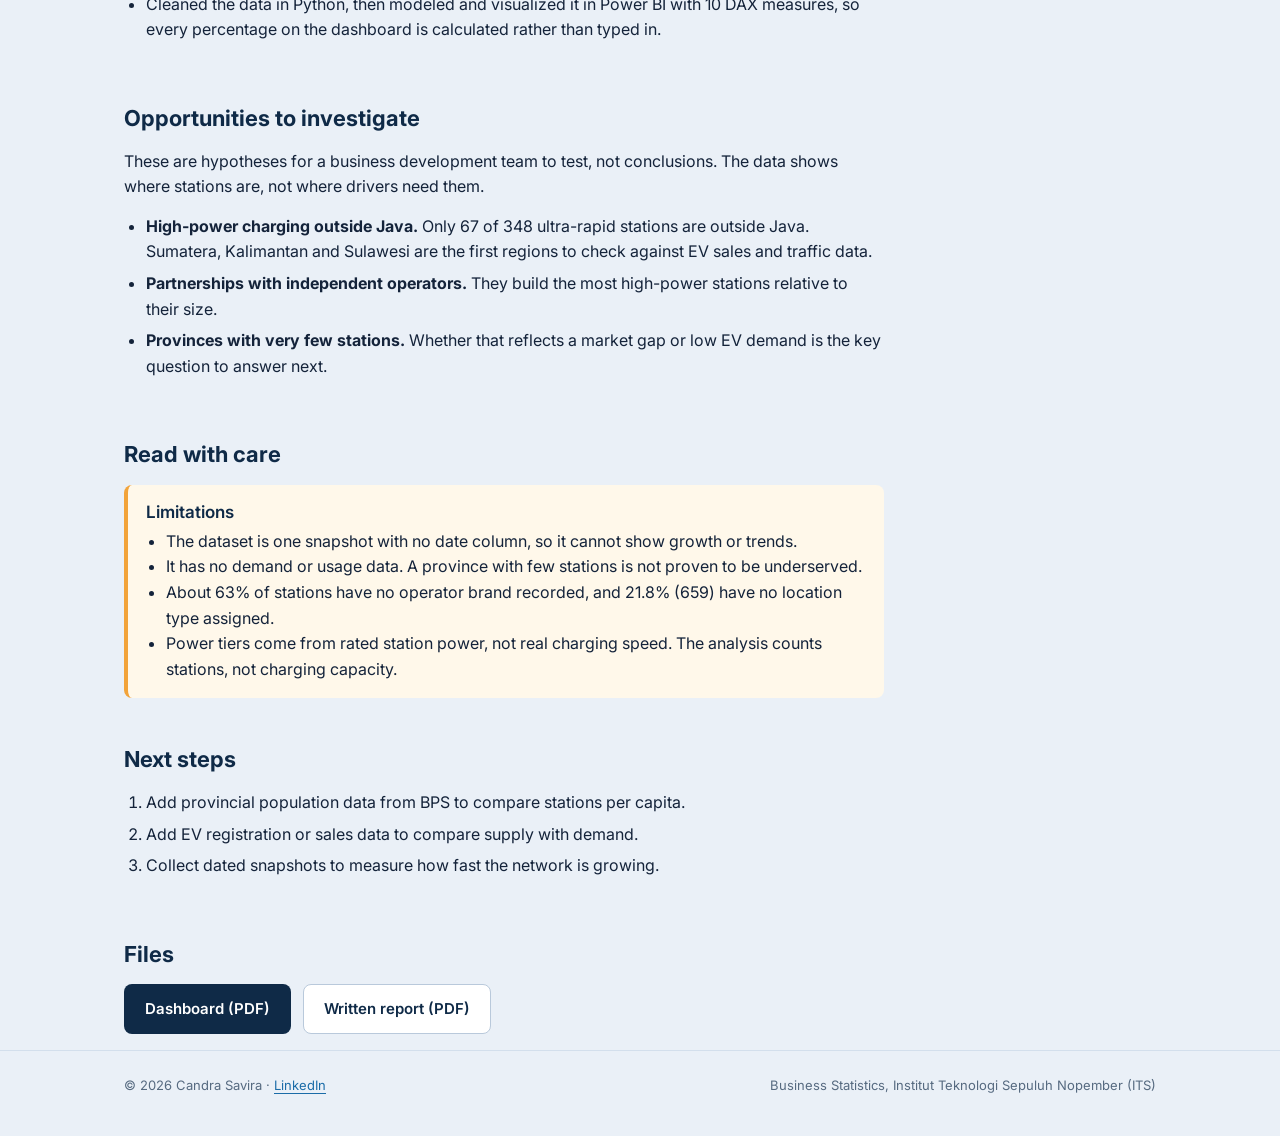
<file: projects/ev-charging/index.html>
<!doctype html>
<html lang="en">
<head>
<meta charset="utf-8">
<meta name="viewport" content="width=device-width, initial-scale=1">
<title>EV charging stations in Indonesia | Candra Savira</title>
<meta name="description" content="A 4-page Power BI dashboard and analysis of 3,028 public EV charging stations in Indonesia: location, operators and charging power.">
<meta property="og:title" content="EV charging stations in Indonesia | Candra Savira">
<meta property="og:description" content="A 4-page Power BI dashboard and analysis of 3,028 public EV charging stations in Indonesia: location, operators and charging power.">
<meta property="og:type" content="website">
<meta name="theme-color" content="#0F2A47">
<link rel="icon" href="data:image/svg+xml,%3Csvg xmlns='http://www.w3.org/2000/svg' viewBox='0 0 32 32'%3E%3Crect width='32' height='32' rx='7' fill='%230F2A47'/%3E%3Crect x='7' y='17' width='4' height='8' fill='%23F2A33A'/%3E%3Crect x='14' y='11' width='4' height='14' fill='%2314A098'/%3E%3Crect x='21' y='6' width='4' height='19' fill='%231B6CA8'/%3E%3C/svg%3E">
<link rel="preconnect" href="https://fonts.googleapis.com">
<link rel="preconnect" href="https://fonts.gstatic.com" crossorigin>
<link href="https://fonts.googleapis.com/css2?family=Inter:wght@400;500;600;700&amp;display=swap" rel="stylesheet">
<link rel="stylesheet" href="../../assets/css/style.css">
</head>
<body>
<header class="site-header"><div class="wrap">
<a class="brand" href="../../index.html">Candra Savira</a>
<nav class="nav" aria-label="Main"><a href="../../index.html#projects">Projects</a><a href="../../index.html#about">About</a><a href="../../index.html#contact">Contact</a></nav>
</div></header>
<div class="phead"><div class="wrap">
<a class="back" href="../../index.html#projects">&larr; All projects</a>
<div class="kicker">Case study &middot; Power BI</div>
<h1>Where are Indonesia's public EV chargers, and where are the gaps?</h1>
<p>A pattern and opportunity analysis of 3,028 public charging stations, built as a 4-page Power BI dashboard with a short written report.</p>
<div class="meta"><span>Type: <b>Personal portfolio project</b></span><span>Tools: <b>Power BI, DAX, Python, Excel</b></span><span>Data: <b>Geocoded Dataset of Public EV Charging Stations in Indonesia (Mendeley Data)</b></span></div>
</div></div><div class="wrap"><div class="statrow"><div class="card"><b>3,028</b><span>stations in 34 provinces</span></div><div class="card"><b>68.1%</b><span>located in Java</span></div><div class="card"><b>62.0%</b><span>run by PLN</span></div><div class="card"><b>0.0%</b><span>ultra-rapid in Maluku and Papua</span></div></div></div><div class="pbody"><section><div class="wrap"><h2>The question</h2><div class="prose"><p>EV adoption depends on where people can charge. For a business development team, the useful question is not how many chargers exist, but who operates them, where they sit, and how fast they charge. The dashboard answers three questions: where the stations are and how concentrated the network is, who runs them and in which kinds of locations, and how much of the network offers high-power charging.</p></div></div></section><section><div class="wrap"><h2>Try the interactive dashboard</h2><p class="lead">This is the live Power BI report. Filter by island, province or provider and watch every chart update.</p><div class="embed"><iframe title="EV charging stations dashboard, Power BI" src="https://app.powerbi.com/view?r=eyJrIjoiMTUyYmRhN2QtZWZlOS00ZGE2LWE3MDQtMWY2ODU2ZDcwZWQwIiwidCI6IjFkNTE2OWFjLWM3Y2ItNDI3NS05NzY0LWJmOGM5YzM2NGE0YyIsImMiOjEwfQ%3D%3D" loading="lazy" allowfullscreen></iframe></div><p class="note">Use the slicers and the page buttons inside the dashboard. On a phone it is easier to <a href="https://app.powerbi.com/view?r=eyJrIjoiMTUyYmRhN2QtZWZlOS00ZGE2LWE3MDQtMWY2ODU2ZDcwZWQwIiwidCI6IjFkNTE2OWFjLWM3Y2ItNDI3NS05NzY0LWJmOGM5YzM2NGE0YyIsImMiOjEwfQ%3D%3D" target="_blank" rel="noopener">open it in a new tab</a>.</p></div></section><div data-shots><section><div class="wrap"><h2>The dashboard</h2><div class="shots"><figure><a href="../../assets/images/ev-overview.png" target="_blank" rel="noopener"><img data-optional src="../../assets/images/ev-overview.png" alt="Page 1, Overview: two-thirds of stations sit in just five Java provinces." loading="lazy"></a><figcaption>Page 1, Overview: two-thirds of stations sit in just five Java provinces. Click to enlarge.</figcaption></figure><figure><a href="../../assets/images/ev-geography.png" target="_blank" rel="noopener"><img data-optional src="../../assets/images/ev-geography.png" alt="Page 2, Geography: outside Java the network thins out, and Maluku and Papua hold only 1.6% of stations." loading="lazy"></a><figcaption>Page 2, Geography: outside Java the network thins out, and Maluku and Papua hold only 1.6% of stations. Click to enlarge.</figcaption></figure><figure><a href="../../assets/images/ev-providers.png" target="_blank" rel="noopener"><img data-optional src="../../assets/images/ev-providers.png" alt="Page 3, Providers: PLN runs 62% of stations, while independent operators lead in high-power charging." loading="lazy"></a><figcaption>Page 3, Providers: PLN runs 62% of stations, while independent operators lead in high-power charging. Click to enlarge.</figcaption></figure><figure><a href="../../assets/images/ev-power.png" target="_blank" rel="noopener"><img data-optional src="../../assets/images/ev-power.png" alt="Page 4, Power quality: ultra-rapid charging is concentrated in Java and absent in Maluku and Papua." loading="lazy"></a><figcaption>Page 4, Power quality: ultra-rapid charging is concentrated in Java and absent in Maluku and Papua. Click to enlarge.</figcaption></figure></div></div></section></div><section><div class="wrap"><h2>What the data shows</h2><div class="prose"><ol><li><b>The network is concentrated in Java.</b> Java holds 2,061 of 3,028 stations (68.1%). The five largest provinces hold 2,029 (67.0%): DKI Jakarta 731, Jawa Barat 538, Banten 295, Jawa Timur 245 and Jawa Tengah 220.</li><li><b>Outside Java the network thins out.</b> Maluku and Papua together have 47 stations (1.6%). The provinces with the fewest stations are Kalimantan Utara (5), Sulawesi Barat, Gorontalo and Papua Barat (8 each), Maluku Utara (9) and Kepulauan Riau (10).</li><li><b>PLN leads, but independent operators lead in high-power charging.</b> PLN runs 62.0% of stations, yet only 9.1% of them are ultra-rapid (100 kW or more), against 20.7% for independent operators.</li><li><b>High-power charging is more concentrated than the network itself.</b> There are 348 ultra-rapid stations (11.5%). Java holds 281 of them (80.7%), compared with its 68.1% share of all stations.</li></ol></div><div class="tablewrap"><table><thead><tr><th class="">Provider type</th><th class="n">Stations</th><th class="n">Share of stations</th><th class="n">Ultra-rapid share</th></tr></thead><tbody><tr><td class="">PLN / SPKLU network</td><td class="n">1,876</td><td class="n">62.0%</td><td class="n">9.1%</td></tr><tr><td class="">Independent operators</td><td class="n">715</td><td class="n">23.6%</td><td class="n">20.7%</td></tr><tr><td class="">Automaker or dealership</td><td class="n">405</td><td class="n">13.4%</td><td class="n">5.9%</td></tr><tr><td class="">Other or unknown</td><td class="n">32</td><td class="n">1.1%</td><td class="n">15.6%</td></tr></tbody></table></div></div></section><section><div class="wrap"><h2>How I built it</h2><div class="prose"><ul><li>Removed 1 record with no province, coordinates or power rating (3,029 became 3,028).</li><li>Grouped provinces into six island groups and power ratings into five tiers, from AC slow (7 kW or less) to DC ultra-rapid (100 kW or more).</li><li>Counted connectors and charger boxes instead of the raw charger count, because the raw field was inflated (one station listed 196 chargers for 16 connectors).</li><li>Cleaned the data in Python, then modeled and visualized it in Power BI with 10 DAX measures, so every percentage on the dashboard is calculated rather than typed in.</li></ul></div></div></section><section><div class="wrap"><h2>Opportunities to investigate</h2><div class="prose"><p>These are hypotheses for a business development team to test, not conclusions. The data shows where stations are, not where drivers need them.</p><ul><li><b>High-power charging outside Java.</b> Only 67 of 348 ultra-rapid stations are outside Java. Sumatera, Kalimantan and Sulawesi are the first regions to check against EV sales and traffic data.</li><li><b>Partnerships with independent operators.</b> They build the most high-power stations relative to their size.</li><li><b>Provinces with very few stations.</b> Whether that reflects a market gap or low EV demand is the key question to answer next.</li></ul></div></div></section><section><div class="wrap"><h2>Read with care</h2><div class="callout"><h3>Limitations</h3><ul><li>The dataset is one snapshot with no date column, so it cannot show growth or trends.</li><li>It has no demand or usage data. A province with few stations is not proven to be underserved.</li><li>About 63% of stations have no operator brand recorded, and 21.8% (659) have no location type assigned.</li><li>Power tiers come from rated station power, not real charging speed. The analysis counts stations, not charging capacity.</li></ul></div></div></section><section><div class="wrap"><h2>Next steps</h2><div class="prose"><ol><li>Add provincial population data from BPS to compare stations per capita.</li><li>Add EV registration or sales data to compare supply with demand.</li><li>Collect dated snapshots to measure how fast the network is growing.</li></ol></div></div></section><section><div class="wrap"><h2>Files</h2><div class="files"><a class="btn btn-solid" href="../../assets/files/EV_charging_dashboard.pdf" data-optional download>Dashboard (PDF)</a><a class="btn btn-line" href="../../assets/files/EV_charging_report.pdf" data-optional download>Written report (PDF)</a></div></div></section></div>
<footer><div class="wrap"><span>&copy; 2026 Candra Savira &middot; <a href="https://www.linkedin.com/in/candra-savira-8b4373289/" target="_blank" rel="noopener">LinkedIn</a></span><span>Business Statistics, Institut Teknologi Sepuluh Nopember (ITS)</span></div></footer>
<script src="../../assets/site.js"></script>
</body>
</html>
</file>
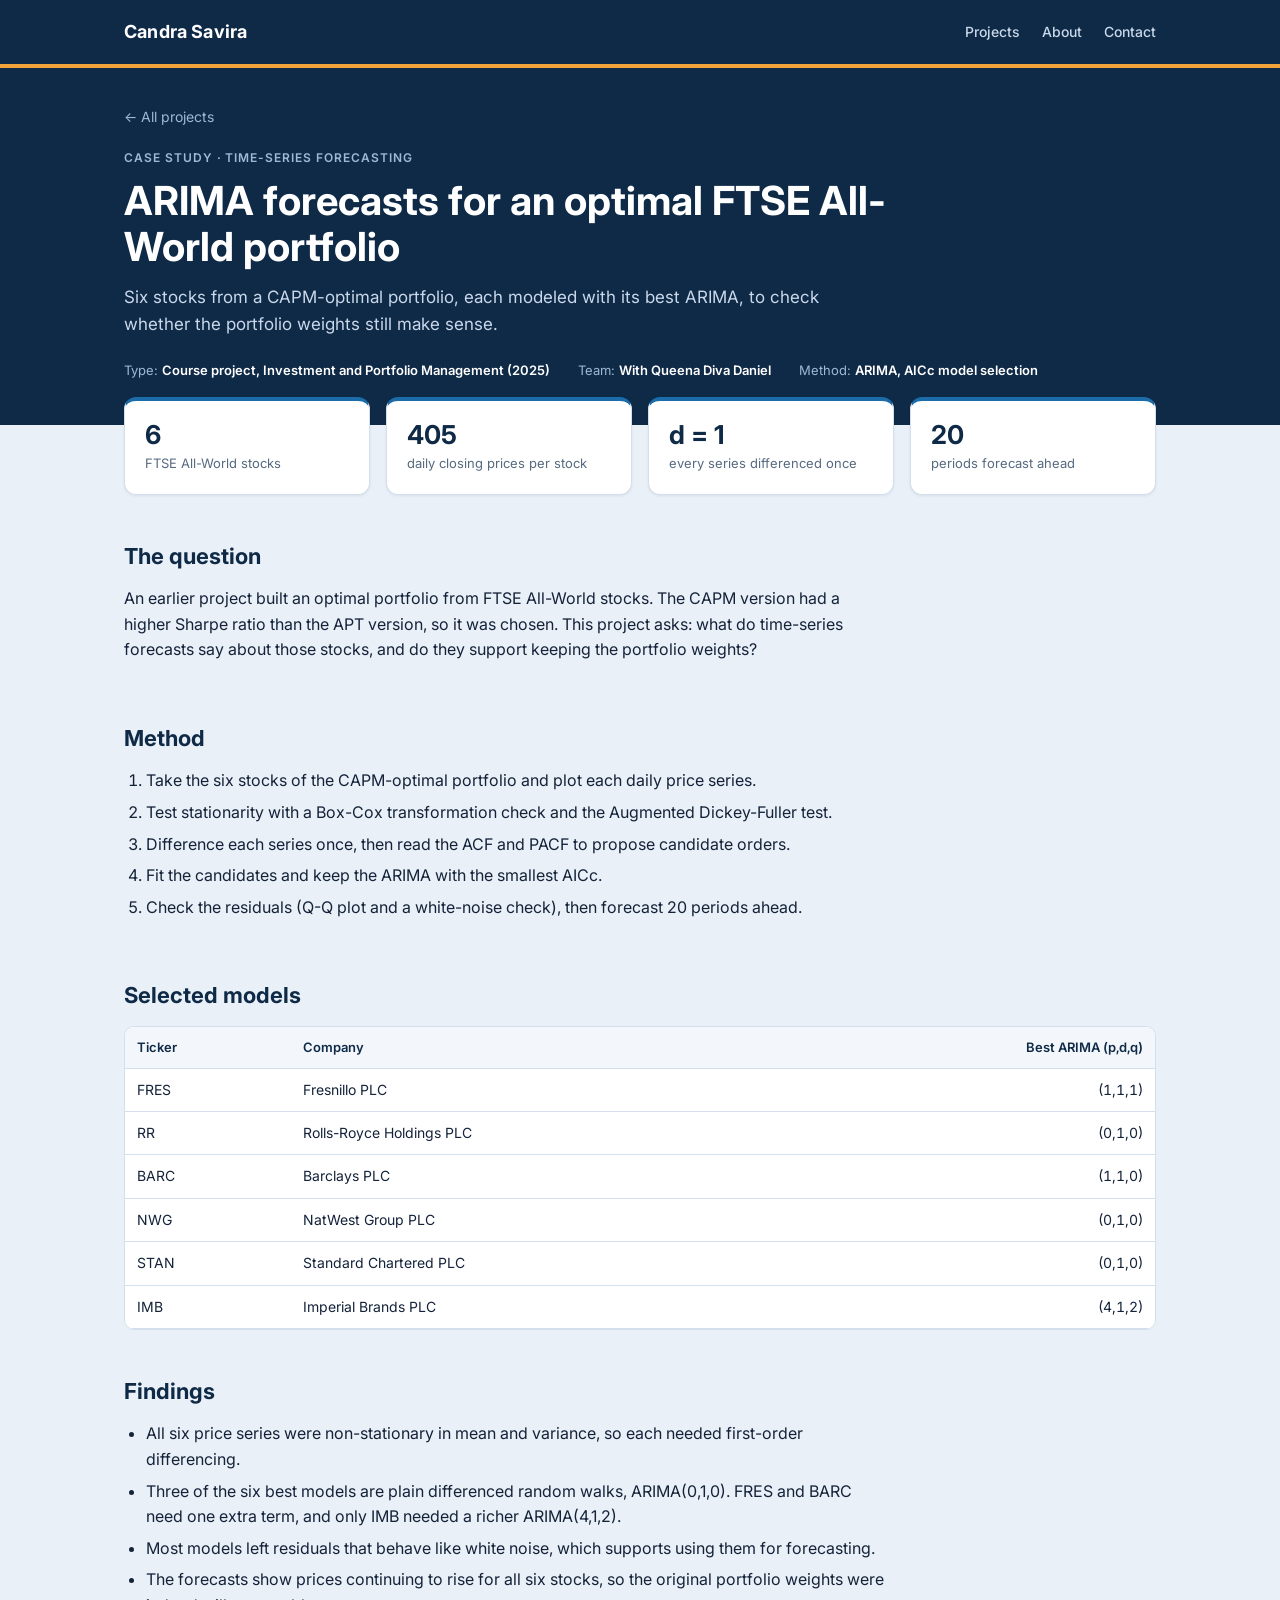
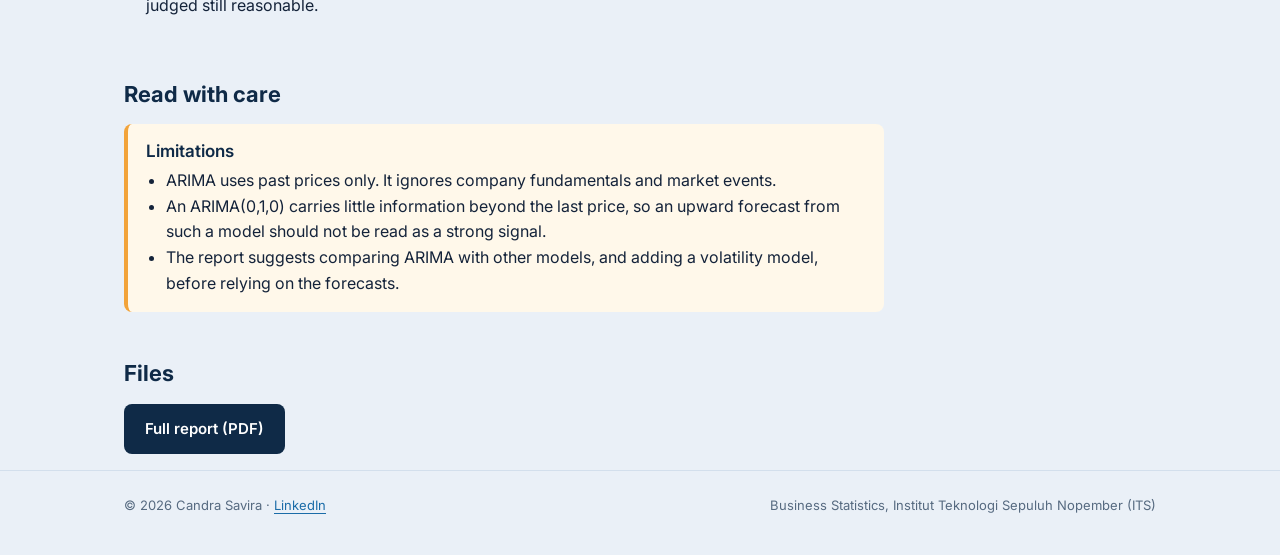
<file: projects/ftse-arima-portfolio/index.html>
<!doctype html>
<html lang="en">
<head>
<meta charset="utf-8">
<meta name="viewport" content="width=device-width, initial-scale=1">
<title>ARIMA forecasts for a FTSE All-World portfolio | Candra Savira</title>
<meta name="description" content="ARIMA forecasting of six FTSE All-World stocks from a CAPM-optimal portfolio, with AICc model selection and residual checks.">
<meta property="og:title" content="ARIMA forecasts for a FTSE All-World portfolio | Candra Savira">
<meta property="og:description" content="ARIMA forecasting of six FTSE All-World stocks from a CAPM-optimal portfolio, with AICc model selection and residual checks.">
<meta property="og:type" content="website">
<meta name="theme-color" content="#0F2A47">
<link rel="icon" href="data:image/svg+xml,%3Csvg xmlns='http://www.w3.org/2000/svg' viewBox='0 0 32 32'%3E%3Crect width='32' height='32' rx='7' fill='%230F2A47'/%3E%3Crect x='7' y='17' width='4' height='8' fill='%23F2A33A'/%3E%3Crect x='14' y='11' width='4' height='14' fill='%2314A098'/%3E%3Crect x='21' y='6' width='4' height='19' fill='%231B6CA8'/%3E%3C/svg%3E">
<link rel="preconnect" href="https://fonts.googleapis.com">
<link rel="preconnect" href="https://fonts.gstatic.com" crossorigin>
<link href="https://fonts.googleapis.com/css2?family=Inter:wght@400;500;600;700&amp;display=swap" rel="stylesheet">
<link rel="stylesheet" href="../../assets/css/style.css">
</head>
<body>
<header class="site-header"><div class="wrap">
<a class="brand" href="../../index.html">Candra Savira</a>
<nav class="nav" aria-label="Main"><a href="../../index.html#projects">Projects</a><a href="../../index.html#about">About</a><a href="../../index.html#contact">Contact</a></nav>
</div></header>
<div class="phead"><div class="wrap">
<a class="back" href="../../index.html#projects">&larr; All projects</a>
<div class="kicker">Case study &middot; Time-series forecasting</div>
<h1>ARIMA forecasts for an optimal FTSE All-World portfolio</h1>
<p>Six stocks from a CAPM-optimal portfolio, each modeled with its best ARIMA, to check whether the portfolio weights still make sense.</p>
<div class="meta"><span>Type: <b>Course project, Investment and Portfolio Management (2025)</b></span><span>Team: <b>With Queena Diva Daniel</b></span><span>Method: <b>ARIMA, AICc model selection</b></span></div>
</div></div><div class="wrap"><div class="statrow"><div class="card"><b>6</b><span>FTSE All-World stocks</span></div><div class="card"><b>405</b><span>daily closing prices per stock</span></div><div class="card"><b>d = 1</b><span>every series differenced once</span></div><div class="card"><b>20</b><span>periods forecast ahead</span></div></div></div><div class="pbody"><section><div class="wrap"><h2>The question</h2><div class="prose"><p>An earlier project built an optimal portfolio from FTSE All-World stocks. The CAPM version had a higher Sharpe ratio than the APT version, so it was chosen. This project asks: what do time-series forecasts say about those stocks, and do they support keeping the portfolio weights?</p></div></div></section><section><div class="wrap"><h2>Method</h2><div class="prose"><ol><li>Take the six stocks of the CAPM-optimal portfolio and plot each daily price series.</li><li>Test stationarity with a Box-Cox transformation check and the Augmented Dickey-Fuller test.</li><li>Difference each series once, then read the ACF and PACF to propose candidate orders.</li><li>Fit the candidates and keep the ARIMA with the smallest AICc.</li><li>Check the residuals (Q-Q plot and a white-noise check), then forecast 20 periods ahead.</li></ol></div></div></section><section><div class="wrap"><h2>Selected models</h2><div class="tablewrap"><table><thead><tr><th class="">Ticker</th><th class="">Company</th><th class="n">Best ARIMA (p,d,q)</th></tr></thead><tbody><tr><td class="">FRES</td><td class="">Fresnillo PLC</td><td class="n">(1,1,1)</td></tr><tr><td class="">RR</td><td class="">Rolls-Royce Holdings PLC</td><td class="n">(0,1,0)</td></tr><tr><td class="">BARC</td><td class="">Barclays PLC</td><td class="n">(1,1,0)</td></tr><tr><td class="">NWG</td><td class="">NatWest Group PLC</td><td class="n">(0,1,0)</td></tr><tr><td class="">STAN</td><td class="">Standard Chartered PLC</td><td class="n">(0,1,0)</td></tr><tr><td class="">IMB</td><td class="">Imperial Brands PLC</td><td class="n">(4,1,2)</td></tr></tbody></table></div></div></section><section><div class="wrap"><h2>Findings</h2><div class="prose"><ul><li>All six price series were non-stationary in mean and variance, so each needed first-order differencing.</li><li>Three of the six best models are plain differenced random walks, ARIMA(0,1,0). FRES and BARC need one extra term, and only IMB needed a richer ARIMA(4,1,2).</li><li>Most models left residuals that behave like white noise, which supports using them for forecasting.</li><li>The forecasts show prices continuing to rise for all six stocks, so the original portfolio weights were judged still reasonable.</li></ul></div></div></section><section><div class="wrap"><h2>Read with care</h2><div class="callout"><h3>Limitations</h3><ul><li>ARIMA uses past prices only. It ignores company fundamentals and market events.</li><li>An ARIMA(0,1,0) carries little information beyond the last price, so an upward forecast from such a model should not be read as a strong signal.</li><li>The report suggests comparing ARIMA with other models, and adding a volatility model, before relying on the forecasts.</li></ul></div></div></section><section><div class="wrap"><h2>Files</h2><div class="files"><a class="btn btn-solid" href="../../assets/files/FTSE_ARIMA_portfolio_report.pdf" download>Full report (PDF)</a></div></div></section></div>
<footer><div class="wrap"><span>&copy; 2026 Candra Savira &middot; <a href="https://www.linkedin.com/in/candra-savira-8b4373289/" target="_blank" rel="noopener">LinkedIn</a></span><span>Business Statistics, Institut Teknologi Sepuluh Nopember (ITS)</span></div></footer>
<script src="../../assets/site.js"></script>
</body>
</html>
</file>
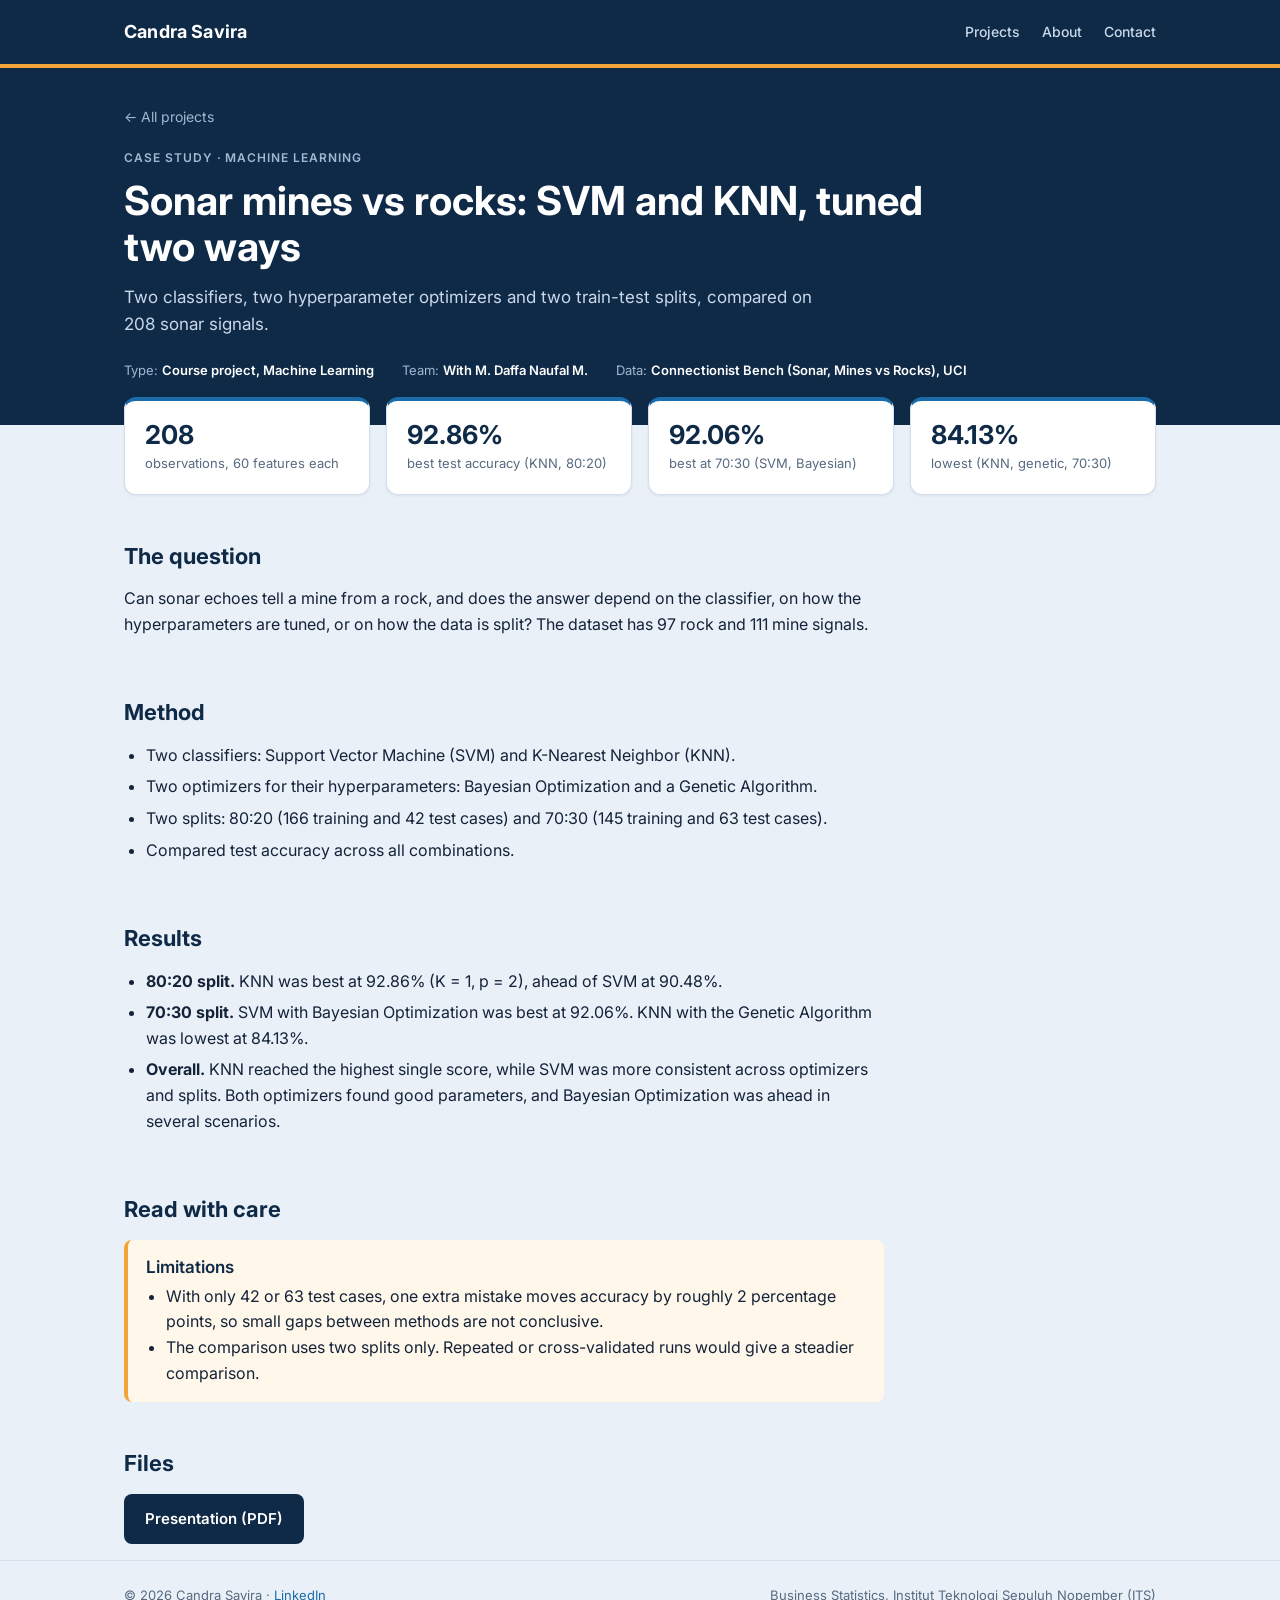
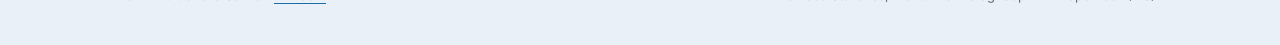
<file: projects/sonar-svm-knn/index.html>
<!doctype html>
<html lang="en">
<head>
<meta charset="utf-8">
<meta name="viewport" content="width=device-width, initial-scale=1">
<title>Sonar classification with SVM and KNN | Candra Savira</title>
<meta name="description" content="SVM and KNN on the sonar mines-versus-rocks dataset, tuned with Bayesian Optimization and a Genetic Algorithm across two data splits.">
<meta property="og:title" content="Sonar classification with SVM and KNN | Candra Savira">
<meta property="og:description" content="SVM and KNN on the sonar mines-versus-rocks dataset, tuned with Bayesian Optimization and a Genetic Algorithm across two data splits.">
<meta property="og:type" content="website">
<meta name="theme-color" content="#0F2A47">
<link rel="icon" href="data:image/svg+xml,%3Csvg xmlns='http://www.w3.org/2000/svg' viewBox='0 0 32 32'%3E%3Crect width='32' height='32' rx='7' fill='%230F2A47'/%3E%3Crect x='7' y='17' width='4' height='8' fill='%23F2A33A'/%3E%3Crect x='14' y='11' width='4' height='14' fill='%2314A098'/%3E%3Crect x='21' y='6' width='4' height='19' fill='%231B6CA8'/%3E%3C/svg%3E">
<link rel="preconnect" href="https://fonts.googleapis.com">
<link rel="preconnect" href="https://fonts.gstatic.com" crossorigin>
<link href="https://fonts.googleapis.com/css2?family=Inter:wght@400;500;600;700&amp;display=swap" rel="stylesheet">
<link rel="stylesheet" href="../../assets/css/style.css">
</head>
<body>
<header class="site-header"><div class="wrap">
<a class="brand" href="../../index.html">Candra Savira</a>
<nav class="nav" aria-label="Main"><a href="../../index.html#projects">Projects</a><a href="../../index.html#about">About</a><a href="../../index.html#contact">Contact</a></nav>
</div></header>
<div class="phead"><div class="wrap">
<a class="back" href="../../index.html#projects">&larr; All projects</a>
<div class="kicker">Case study &middot; Machine learning</div>
<h1>Sonar mines vs rocks: SVM and KNN, tuned two ways</h1>
<p>Two classifiers, two hyperparameter optimizers and two train-test splits, compared on 208 sonar signals.</p>
<div class="meta"><span>Type: <b>Course project, Machine Learning</b></span><span>Team: <b>With M. Daffa Naufal M.</b></span><span>Data: <b>Connectionist Bench (Sonar, Mines vs Rocks), UCI</b></span></div>
</div></div><div class="wrap"><div class="statrow"><div class="card"><b>208</b><span>observations, 60 features each</span></div><div class="card"><b>92.86%</b><span>best test accuracy (KNN, 80:20)</span></div><div class="card"><b>92.06%</b><span>best at 70:30 (SVM, Bayesian)</span></div><div class="card"><b>84.13%</b><span>lowest (KNN, genetic, 70:30)</span></div></div></div><div class="pbody"><section><div class="wrap"><h2>The question</h2><div class="prose"><p>Can sonar echoes tell a mine from a rock, and does the answer depend on the classifier, on how the hyperparameters are tuned, or on how the data is split? The dataset has 97 rock and 111 mine signals.</p></div></div></section><section><div class="wrap"><h2>Method</h2><div class="prose"><ul><li>Two classifiers: Support Vector Machine (SVM) and K-Nearest Neighbor (KNN).</li><li>Two optimizers for their hyperparameters: Bayesian Optimization and a Genetic Algorithm.</li><li>Two splits: 80:20 (166 training and 42 test cases) and 70:30 (145 training and 63 test cases).</li><li>Compared test accuracy across all combinations.</li></ul></div></div></section><section><div class="wrap"><h2>Results</h2><div class="prose"><ul><li><b>80:20 split.</b> KNN was best at 92.86% (K = 1, p = 2), ahead of SVM at 90.48%.</li><li><b>70:30 split.</b> SVM with Bayesian Optimization was best at 92.06%. KNN with the Genetic Algorithm was lowest at 84.13%.</li><li><b>Overall.</b> KNN reached the highest single score, while SVM was more consistent across optimizers and splits. Both optimizers found good parameters, and Bayesian Optimization was ahead in several scenarios.</li></ul></div></div></section><section><div class="wrap"><h2>Read with care</h2><div class="callout"><h3>Limitations</h3><ul><li>With only 42 or 63 test cases, one extra mistake moves accuracy by roughly 2 percentage points, so small gaps between methods are not conclusive.</li><li>The comparison uses two splits only. Repeated or cross-validated runs would give a steadier comparison.</li></ul></div></div></section><section><div class="wrap"><h2>Files</h2><div class="files"><a class="btn btn-solid" href="../../assets/files/Sonar_SVM_KNN_slides.pdf" download>Presentation (PDF)</a></div></div></section></div>
<footer><div class="wrap"><span>&copy; 2026 Candra Savira &middot; <a href="https://www.linkedin.com/in/candra-savira-8b4373289/" target="_blank" rel="noopener">LinkedIn</a></span><span>Business Statistics, Institut Teknologi Sepuluh Nopember (ITS)</span></div></footer>
<script src="../../assets/site.js"></script>
</body>
</html>
</file>
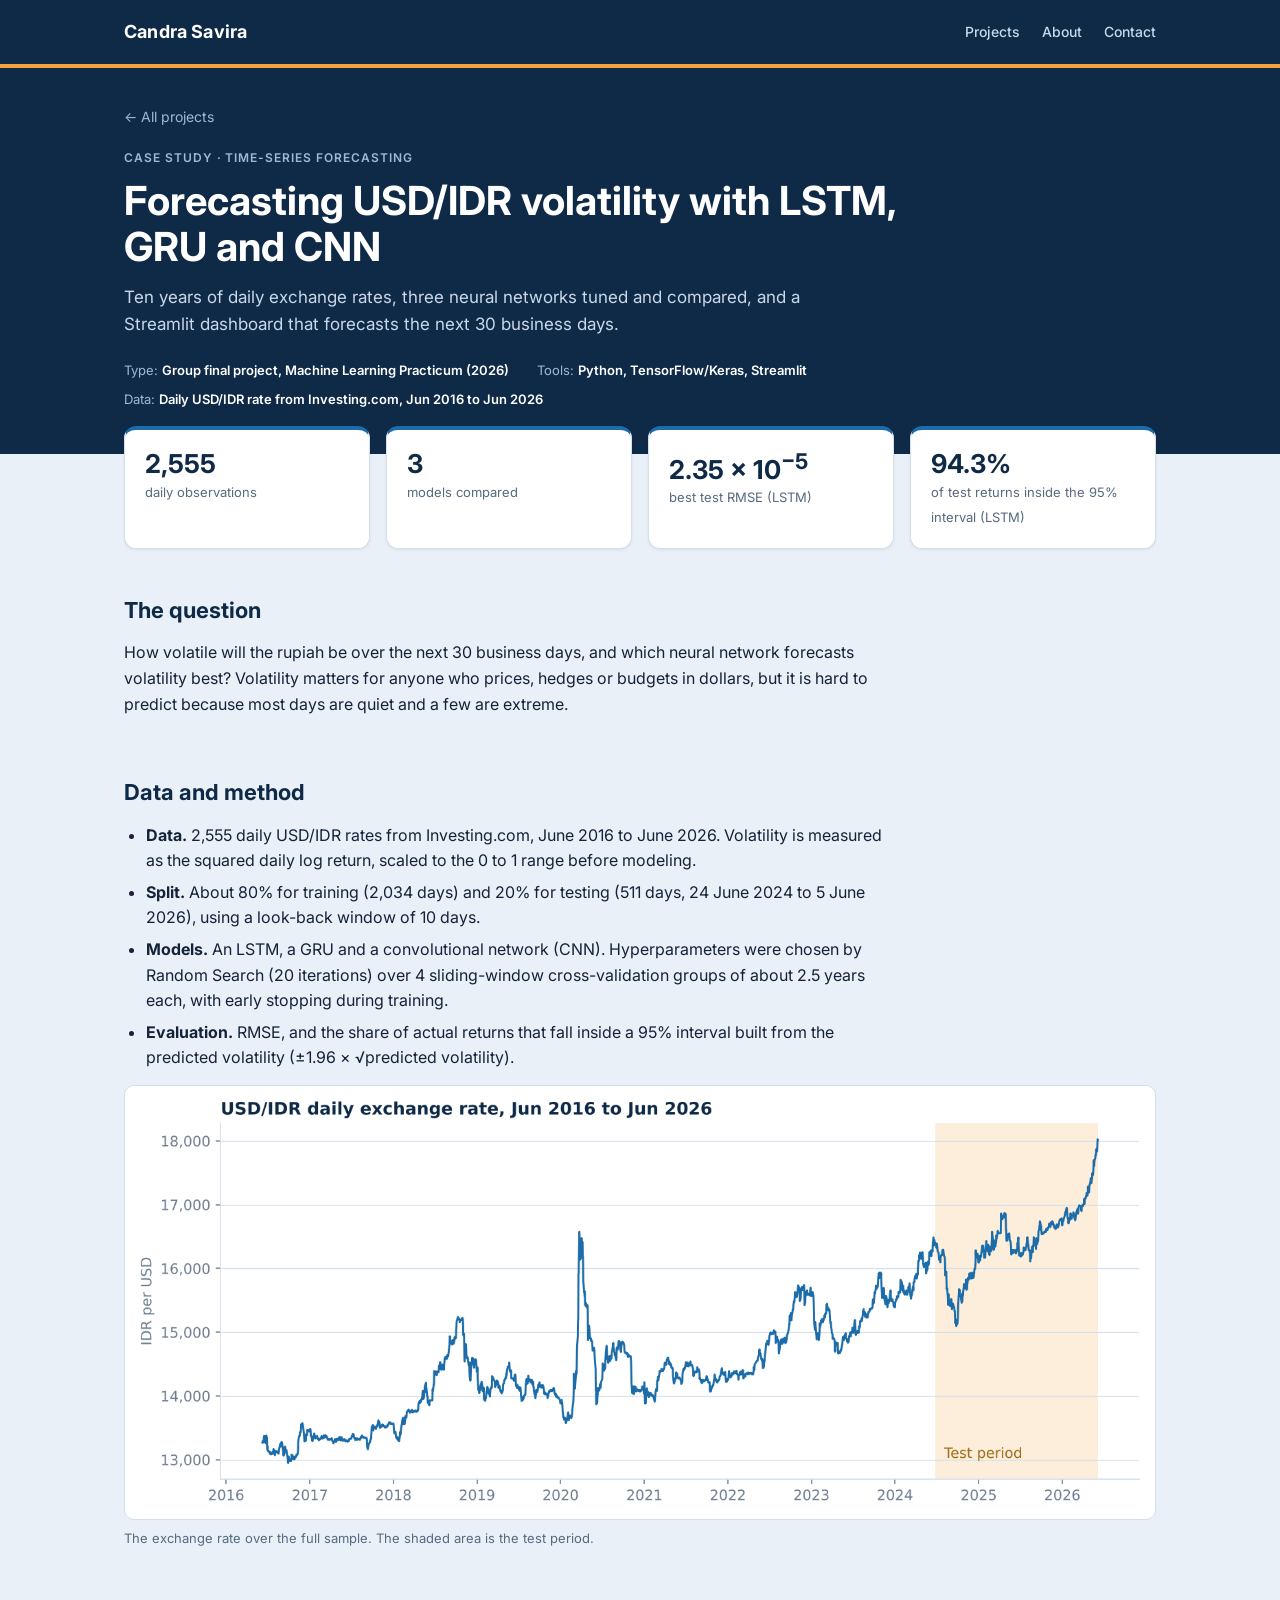
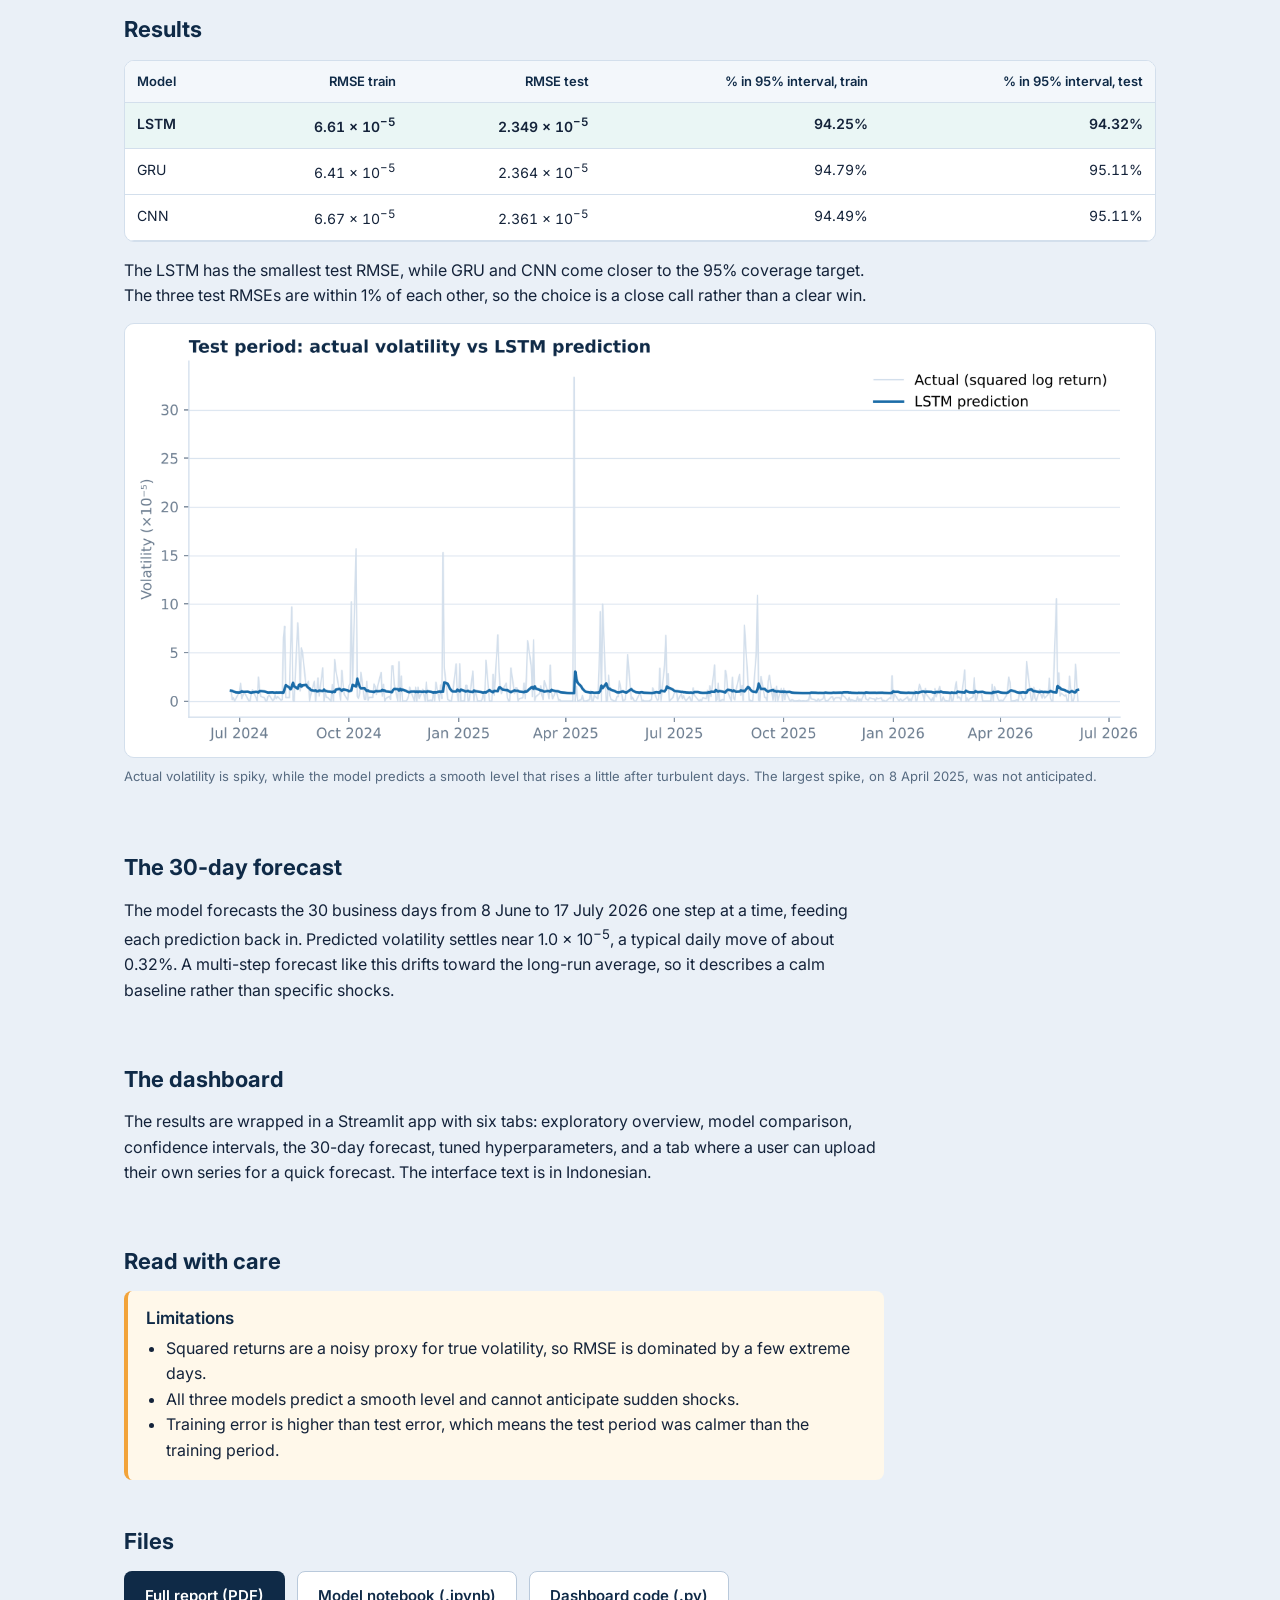
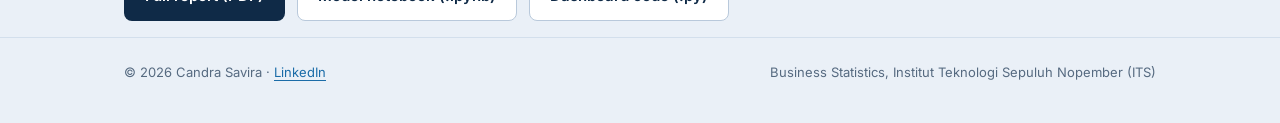
<file: projects/usd-idr-volatility/index.html>
<!doctype html>
<html lang="en">
<head>
<meta charset="utf-8">
<meta name="viewport" content="width=device-width, initial-scale=1">
<title>USD/IDR volatility forecasting | Candra Savira</title>
<meta name="description" content="Group project: LSTM, GRU and CNN models forecasting USD/IDR exchange-rate volatility, with a Streamlit dashboard and a 30-day forecast.">
<meta property="og:title" content="USD/IDR volatility forecasting | Candra Savira">
<meta property="og:description" content="Group project: LSTM, GRU and CNN models forecasting USD/IDR exchange-rate volatility, with a Streamlit dashboard and a 30-day forecast.">
<meta property="og:type" content="website">
<meta name="theme-color" content="#0F2A47">
<link rel="icon" href="data:image/svg+xml,%3Csvg xmlns='http://www.w3.org/2000/svg' viewBox='0 0 32 32'%3E%3Crect width='32' height='32' rx='7' fill='%230F2A47'/%3E%3Crect x='7' y='17' width='4' height='8' fill='%23F2A33A'/%3E%3Crect x='14' y='11' width='4' height='14' fill='%2314A098'/%3E%3Crect x='21' y='6' width='4' height='19' fill='%231B6CA8'/%3E%3C/svg%3E">
<link rel="preconnect" href="https://fonts.googleapis.com">
<link rel="preconnect" href="https://fonts.gstatic.com" crossorigin>
<link href="https://fonts.googleapis.com/css2?family=Inter:wght@400;500;600;700&amp;display=swap" rel="stylesheet">
<link rel="stylesheet" href="../../assets/css/style.css">
</head>
<body>
<header class="site-header"><div class="wrap">
<a class="brand" href="../../index.html">Candra Savira</a>
<nav class="nav" aria-label="Main"><a href="../../index.html#projects">Projects</a><a href="../../index.html#about">About</a><a href="../../index.html#contact">Contact</a></nav>
</div></header>
<div class="phead"><div class="wrap">
<a class="back" href="../../index.html#projects">&larr; All projects</a>
<div class="kicker">Case study &middot; Time-series forecasting</div>
<h1>Forecasting USD/IDR volatility with LSTM, GRU and CNN</h1>
<p>Ten years of daily exchange rates, three neural networks tuned and compared, and a Streamlit dashboard that forecasts the next 30 business days.</p>
<div class="meta"><span>Type: <b>Group final project, Machine Learning Practicum (2026)</b></span><span>Tools: <b>Python, TensorFlow/Keras, Streamlit</b></span><span>Data: <b>Daily USD/IDR rate from Investing.com, Jun 2016 to Jun 2026</b></span></div>
</div></div><div class="wrap"><div class="statrow"><div class="card"><b>2,555</b><span>daily observations</span></div><div class="card"><b>3</b><span>models compared</span></div><div class="card"><b>2.35 &times; 10<sup>&minus;5</sup></b><span>best test RMSE (LSTM)</span></div><div class="card"><b>94.3%</b><span>of test returns inside the 95% interval (LSTM)</span></div></div></div><div class="pbody"><section><div class="wrap"><h2>The question</h2><div class="prose"><p>How volatile will the rupiah be over the next 30 business days, and which neural network forecasts volatility best? Volatility matters for anyone who prices, hedges or budgets in dollars, but it is hard to predict because most days are quiet and a few are extreme.</p></div></div></section><section><div class="wrap"><h2>Data and method</h2><div class="prose"><ul><li><b>Data.</b> 2,555 daily USD/IDR rates from Investing.com, June 2016 to June 2026. Volatility is measured as the squared daily log return, scaled to the 0 to 1 range before modeling.</li><li><b>Split.</b> About 80% for training (2,034 days) and 20% for testing (511 days, 24 June 2024 to 5 June 2026), using a look-back window of 10 days.</li><li><b>Models.</b> An LSTM, a GRU and a convolutional network (CNN). Hyperparameters were chosen by Random Search (20 iterations) over 4 sliding-window cross-validation groups of about 2.5 years each, with early stopping during training.</li><li><b>Evaluation.</b> RMSE, and the share of actual returns that fall inside a 95% interval built from the predicted volatility (&plusmn;1.96 &times; &radic;predicted volatility).</li></ul></div><figure><img src="../../assets/images/usdidr-rate.png" alt="Line chart of the USD/IDR exchange rate from 2016 to 2026 with the test period shaded" loading="lazy"><figcaption>The exchange rate over the full sample. The shaded area is the test period.</figcaption></figure></div></section><section><div class="wrap"><h2>Results</h2><div class="tablewrap"><table><thead><tr><th class="">Model</th><th class="n">RMSE train</th><th class="n">RMSE test</th><th class="n">% in 95% interval, train</th><th class="n">% in 95% interval, test</th></tr></thead><tbody><tr class="best"><td class="">LSTM</td><td class="n">6.61 &times; 10<sup>&minus;5</sup></td><td class="n">2.349 &times; 10<sup>&minus;5</sup></td><td class="n">94.25%</td><td class="n">94.32%</td></tr><tr><td class="">GRU</td><td class="n">6.41 &times; 10<sup>&minus;5</sup></td><td class="n">2.364 &times; 10<sup>&minus;5</sup></td><td class="n">94.79%</td><td class="n">95.11%</td></tr><tr><td class="">CNN</td><td class="n">6.67 &times; 10<sup>&minus;5</sup></td><td class="n">2.361 &times; 10<sup>&minus;5</sup></td><td class="n">94.49%</td><td class="n">95.11%</td></tr></tbody></table></div><div class="prose" style="margin-top:16px"><p>The LSTM has the smallest test RMSE, while GRU and CNN come closer to the 95% coverage target. The three test RMSEs are within 1% of each other, so the choice is a close call rather than a clear win.</p></div><figure><img src="../../assets/images/volatility-test.png" alt="Chart of actual volatility and the LSTM prediction over the test period" loading="lazy"><figcaption>Actual volatility is spiky, while the model predicts a smooth level that rises a little after turbulent days. The largest spike, on 8 April 2025, was not anticipated.</figcaption></figure></div></section><section><div class="wrap"><h2>The 30-day forecast</h2><div class="prose"><p>The model forecasts the 30 business days from 8 June to 17 July 2026 one step at a time, feeding each prediction back in. Predicted volatility settles near 1.0 &times; 10<sup>&minus;5</sup>, a typical daily move of about 0.32%. A multi-step forecast like this drifts toward the long-run average, so it describes a calm baseline rather than specific shocks.</p></div></div></section><section><div class="wrap"><h2>The dashboard</h2><div class="prose"><p>The results are wrapped in a Streamlit app with six tabs: exploratory overview, model comparison, confidence intervals, the 30-day forecast, tuned hyperparameters, and a tab where a user can upload their own series for a quick forecast. The interface text is in Indonesian.</p></div></div></section><section><div class="wrap"><h2>Read with care</h2><div class="callout"><h3>Limitations</h3><ul><li>Squared returns are a noisy proxy for true volatility, so RMSE is dominated by a few extreme days.</li><li>All three models predict a smooth level and cannot anticipate sudden shocks.</li><li>Training error is higher than test error, which means the test period was calmer than the training period.</li></ul></div></div></section><section><div class="wrap"><h2>Files</h2><div class="files"><a class="btn btn-solid" href="../../assets/files/USD_IDR_volatility_report.pdf" download>Full report (PDF)</a><a class="btn btn-line" href="../../assets/files/USD_IDR_volatility_models.ipynb" download>Model notebook (.ipynb)</a><a class="btn btn-line" href="../../assets/files/dashboard_volatilitas.py" download>Dashboard code (.py)</a></div></div></section></div>
<footer><div class="wrap"><span>&copy; 2026 Candra Savira &middot; <a href="https://www.linkedin.com/in/candra-savira-8b4373289/" target="_blank" rel="noopener">LinkedIn</a></span><span>Business Statistics, Institut Teknologi Sepuluh Nopember (ITS)</span></div></footer>
<script src="../../assets/site.js"></script>
</body>
</html>
</file>
<file: assets/css/style.css>
:root{
  --navy:#0F2A47; --blue:#1B6CA8; --teal:#14A098; --amber:#F2A33A; --coral:#E5533D;
  --ink:#14233A; --muted:#566A80; --line:#D3DFEC; --bg:#EAF0F7; --card:#FFFFFF; --soft:#F3F7FB;
  --radius:12px;
}
*{box-sizing:border-box}
html{scroll-behavior:smooth}
body{margin:0;background:var(--bg);color:var(--ink);font-family:'Inter',system-ui,-apple-system,'Segoe UI',sans-serif;font-size:16px;line-height:1.6;-webkit-font-smoothing:antialiased}
a{color:var(--blue);text-underline-offset:3px}
a:hover{color:var(--navy)}
img{max-width:100%;height:auto;display:block}
.wrap{max-width:1080px;margin:0 auto;padding:0 24px}

/* header */
.site-header{background:var(--navy);border-bottom:4px solid var(--amber);position:sticky;top:0;z-index:20}
.site-header .wrap{display:flex;align-items:center;justify-content:space-between;gap:16px;min-height:64px;flex-wrap:wrap}
.brand{color:#fff;font-weight:700;font-size:18px;text-decoration:none;letter-spacing:.01em}
.brand:hover{color:#fff}
.nav{display:flex;gap:22px;flex-wrap:wrap}
.nav a{color:#C9D8EA;text-decoration:none;font-size:14px;font-weight:500;padding:6px 0}
.nav a:hover,.nav a[aria-current]{color:#fff}

/* hero */
.hero{background:var(--navy);color:#fff;padding:56px 0 64px}
.kicker{font-size:12px;font-weight:600;letter-spacing:.08em;text-transform:uppercase;color:#9FB8D3}
.hero h1{margin:14px 0 0;font-size:clamp(30px,5vw,46px);line-height:1.12;font-weight:700;max-width:760px}
.hero p{margin:18px 0 0;font-size:18px;color:#C9D8EA;max-width:640px}
.btns{display:flex;flex-wrap:wrap;gap:12px;margin-top:28px}
.btn{display:inline-block;font-weight:600;font-size:15px;text-decoration:none;padding:12px 20px;border-radius:8px;border:1px solid transparent;transition:transform .12s ease}
.btn:hover{transform:translateY(-1px)}
.btn-primary{background:var(--amber);color:var(--navy)}
.btn-primary:hover{color:var(--navy)}
.btn-ghost{background:transparent;color:#fff;border-color:#4A6A8C}
.btn-ghost:hover{color:#fff;border-color:#fff}
.btn-solid{background:var(--navy);color:#fff}
.btn-solid:hover{color:#fff;background:var(--blue)}
.btn-line{background:#fff;color:var(--navy);border-color:#B9C9DB}
.btn-line:hover{border-color:var(--navy);color:var(--navy)}

/* sections */
section{padding:48px 0 0}
h2{margin:0 0 16px;font-size:22px;line-height:1.25;font-weight:700;color:var(--navy)}
h3{margin:0 0 8px;font-size:17px;line-height:1.3;font-weight:600;color:var(--navy)}
.lead{color:var(--muted);max-width:720px;margin:0 0 20px}
.card{background:var(--card);border:1px solid var(--line);border-radius:var(--radius);padding:24px;box-shadow:0 1px 3px rgba(15,42,71,.08)}

/* featured */
.featured{display:grid;grid-template-columns:minmax(0,1fr) minmax(0,1fr);gap:32px;border-top:4px solid var(--blue)}
.eyebrow{font-size:12px;font-weight:600;letter-spacing:.08em;text-transform:uppercase;color:var(--coral)}
.featured h2{font-size:28px;margin-top:8px}
.stats{display:flex;flex-wrap:wrap;gap:20px;margin:18px 0}
.stat b{display:block;font-size:28px;line-height:1.15;color:var(--blue)}
.stat.alt b{color:var(--coral)}
.stat span{font-size:13px;color:var(--muted)}
.tags{display:flex;flex-wrap:wrap;gap:8px;margin:0 0 18px;padding:0;list-style:none}
.tags li{font-size:12px;font-weight:600;padding:4px 10px;border-radius:999px;background:var(--soft);color:var(--navy);border:1px solid var(--line)}
.preview{background:var(--soft);border-radius:10px;padding:18px;align-self:start}
.preview h3{font-size:13px;margin-bottom:12px}
.bar{display:grid;grid-template-columns:96px 1fr 36px;gap:8px;align-items:center;font-size:12px;margin-bottom:8px}
.bar i{display:block;height:12px;background:#fff;border-radius:3px;overflow:hidden}
.bar i b{display:block;height:100%;background:var(--blue);border-radius:3px}
.bar span:last-child{text-align:right;font-weight:600}
.preview small{display:block;margin-top:10px;color:var(--muted);font-size:12px}

/* project grid */
.grid{display:grid;grid-template-columns:repeat(2,minmax(0,1fr));gap:16px}
.pcard{display:flex;flex-direction:column;gap:8px;text-decoration:none;color:inherit;transition:transform .12s ease,box-shadow .12s ease}
.pcard:hover{transform:translateY(-2px);box-shadow:0 6px 18px rgba(15,42,71,.12);color:inherit}
.pcard .eyebrow{color:var(--teal)}
.pcard h3{font-size:18px;margin:0}
.pcard p{margin:0;font-size:14px;color:var(--muted)}
.pcard .num{font-size:13px;font-weight:600;color:var(--navy);margin-top:auto;padding-top:8px}
.pcard .more{font-size:14px;font-weight:600;color:var(--blue)}

/* about */
.two{display:grid;grid-template-columns:minmax(0,3fr) minmax(0,2fr);gap:24px}
.list{margin:0;padding:0;list-style:none;display:flex;flex-direction:column;gap:14px}
.list li{font-size:15px}
.list b{display:block;color:var(--navy);font-weight:600}
.list span{color:var(--muted);font-size:14px}
.chips{display:flex;flex-wrap:wrap;gap:8px;margin:0;padding:0;list-style:none}
.prose .chips{padding-left:0;margin:0 0 0}
.chips li{font-size:13px;padding:5px 11px;border-radius:999px;background:var(--soft);border:1px solid var(--line)}

/* contact */
.contact{margin:48px 0;background:var(--navy);color:#fff;border-radius:var(--radius);padding:28px;display:flex;flex-wrap:wrap;align-items:center;justify-content:space-between;gap:16px;border-bottom:4px solid var(--amber)}
.contact h2{color:#fff;margin:0}
.contact p{margin:4px 0 0;color:#C9D8EA}
.contact a.mail{color:#fff;font-weight:600}

/* project pages */
.phead{background:var(--navy);color:#fff;padding:36px 0 44px}
.back{display:inline-block;color:#9FB8D3;text-decoration:none;font-size:14px;margin-bottom:20px}
.back:hover{color:#fff}
.phead h1{margin:10px 0 0;font-size:clamp(28px,4.2vw,40px);line-height:1.15;font-weight:700;max-width:820px}
.phead p{margin:14px 0 0;color:#C9D8EA;font-size:17px;max-width:720px}
.meta{display:flex;flex-wrap:wrap;gap:8px 28px;margin-top:22px;font-size:13px;color:#9FB8D3}
.meta b{color:#fff;font-weight:600}
.pbody{padding-bottom:16px}
.statrow{display:grid;grid-template-columns:repeat(auto-fit,minmax(180px,1fr));gap:16px;margin-top:-28px;position:relative}
.statrow .card{padding:18px 20px;border-top:4px solid var(--blue)}
.statrow .card:nth-child(2){border-top-color:var(--teal)}
.statrow .card:nth-child(3){border-top-color:var(--amber)}
.statrow .card:nth-child(4){border-top-color:var(--coral)}
.statrow b{display:block;font-size:26px;line-height:1.2;color:var(--navy)}
.statrow span{font-size:13px;color:var(--muted)}
.prose p{margin:0 0 14px;max-width:760px}
.prose ul,.prose ol{margin:0 0 14px;padding-left:22px;max-width:760px}
.prose li{margin-bottom:6px}
figure{margin:0 0 20px}
figure img{border-radius:10px;border:1px solid var(--line);background:#fff}
figcaption{font-size:13px;color:var(--muted);margin-top:8px}
.shots{display:grid;grid-template-columns:repeat(2,minmax(0,1fr));gap:16px}
.shots figure{margin:0}
table{border-collapse:collapse;width:100%;font-size:14px;background:#fff}
th,td{padding:10px 12px;border-bottom:1px solid var(--line);text-align:left;vertical-align:top}
th{background:var(--soft);color:var(--navy);font-weight:600;font-size:13px}
td.n,th.n{text-align:right;font-variant-numeric:tabular-nums}
tr.best td{background:#EAF6F5;font-weight:600}
.tablewrap{overflow-x:auto;border:1px solid var(--line);border-radius:10px}
.callout{border-left:4px solid var(--amber);background:#FFF8EA;border-radius:8px;padding:16px 18px;max-width:760px}
.callout h3{margin-bottom:6px}
.callout ul{margin:0;padding-left:20px}
.files{display:flex;flex-wrap:wrap;gap:12px}
footer{border-top:1px solid var(--line);padding:24px 0 40px;font-size:13px;color:var(--muted)}
footer .wrap{display:flex;flex-wrap:wrap;justify-content:space-between;gap:8px}

@media (max-width:760px){
  .featured,.two,.grid,.shots{grid-template-columns:minmax(0,1fr)}
  .hero{padding:40px 0 48px}
  .wrap{padding:0 18px}
  .bar{grid-template-columns:84px 1fr 34px}
}
@media (prefers-reduced-motion:reduce){*{transition:none!important;scroll-behavior:auto!important}}

/* hero portrait */
.hero-grid{display:grid;grid-template-columns:minmax(0,1.5fr) minmax(0,1fr);gap:40px;align-items:center}
.portrait{margin:0}
.portrait img{width:100%;max-width:380px;margin-left:auto;border-radius:16px;border:3px solid var(--amber);box-shadow:0 12px 32px rgba(0,0,0,.35)}
.portrait figcaption{max-width:380px;margin:8px 0 0 auto;font-size:13px;color:#9FB8D3;text-align:right}
/* tools */
.tools{display:grid;grid-template-columns:repeat(auto-fill,minmax(92px,1fr));gap:12px;margin:0;padding:0;list-style:none}
.prose .tools{padding-left:0}
.tools li{display:flex;flex-direction:column;align-items:center;gap:8px;padding:14px 8px 10px;background:var(--soft);border:1px solid var(--line);border-radius:10px;font-size:13px;font-weight:500;margin:0}
.tools img{width:32px;height:32px;object-fit:contain}
/* interactive embed */
.embed{position:relative;height:0;padding-bottom:62.25%;border:1px solid var(--line);border-radius:10px;overflow:hidden;background:#fff}
.embed iframe{position:absolute;inset:0;width:100%;height:100%;border:0}
.note{font-size:13px;color:var(--muted);margin-top:10px}
@media (max-width:760px){
  .hero-grid{grid-template-columns:minmax(0,1fr);gap:28px}
  .portrait img{max-width:300px;margin:0}
  .portrait figcaption{margin:8px 0 0;text-align:left}
  .embed{padding-bottom:110%}
}

.mgroup{margin:12px 0 6px;font-size:12px;font-weight:600;letter-spacing:.06em;text-transform:uppercase;color:var(--muted)}
.chips{margin-bottom:4px}
.tools li span{text-align:center;line-height:1.3}

/* v3: calmer palette — navy, blue, one amber accent */
.btn-primary{background:#FFFFFF;color:var(--navy)}
.btn-primary:hover{background:#EAF0F7;color:var(--navy)}
.eyebrow,.pcard .eyebrow{color:var(--blue)}
.stat b,.stat.alt b{color:var(--navy)}
.statrow .card,.statrow .card:nth-child(2),.statrow .card:nth-child(3),.statrow .card:nth-child(4){border-top-color:var(--blue)}
.portrait img{border:1px solid rgba(255,255,255,.28);box-shadow:0 10px 28px rgba(0,0,0,.3)}
</file>
